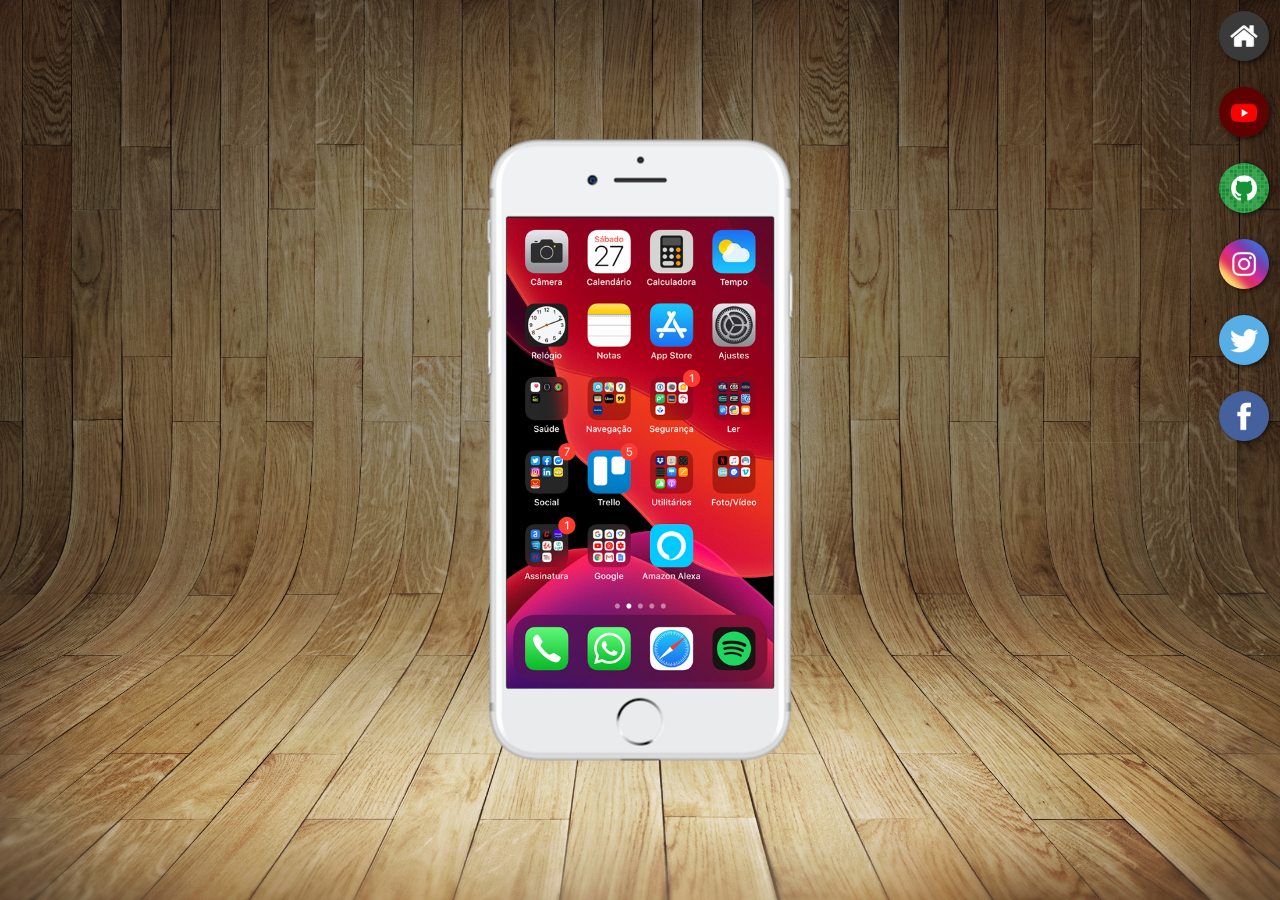
<file: index.html>
<!DOCTYPE html>
<html lang="pt-br">
<head>
    <meta charset="UTF-8">
    <meta name="viewport" content="width=device-width, initial-scale=1.0">
    <link rel="shortcut icon" href="favicon.ico" type="image/x-icon">
    <link rel="stylesheet" href="estilos/style.css">
    <title>Redes Sociais</title>
    
</head>
<body>
    <main>
        <section id="telefone">
            <iframe src="home.html" name="tela" id="tela" frameborder="0"></iframe>
        </section>
        <section id="redes-sociais">
            <a href="home.html" target="tela"> <img src="imagens/logo-home.jpg" alt=""></a><br>
            <a href="youtube.html" target="tela"> <img src="imagens/logo-youtube.jpg" alt=""></a><br>
            <a href="github.html" target="tela"> <img src="imagens/logo-github.jpg" alt=""></a><br>
            <a href="instagram.html" target="tela"> <img src="imagens/logo-instagram.jpg" alt=""></a><br>
            <a href="twitter.html" target="tela"> <img src="imagens/logo-twitter.jpg" alt=""></a><br>
            <a href="facebook.html" target="tela"> <img src="imagens/logo-facebook.jpg" alt=""></a>
        </section>
    </main>
</body>
</html>
</file>
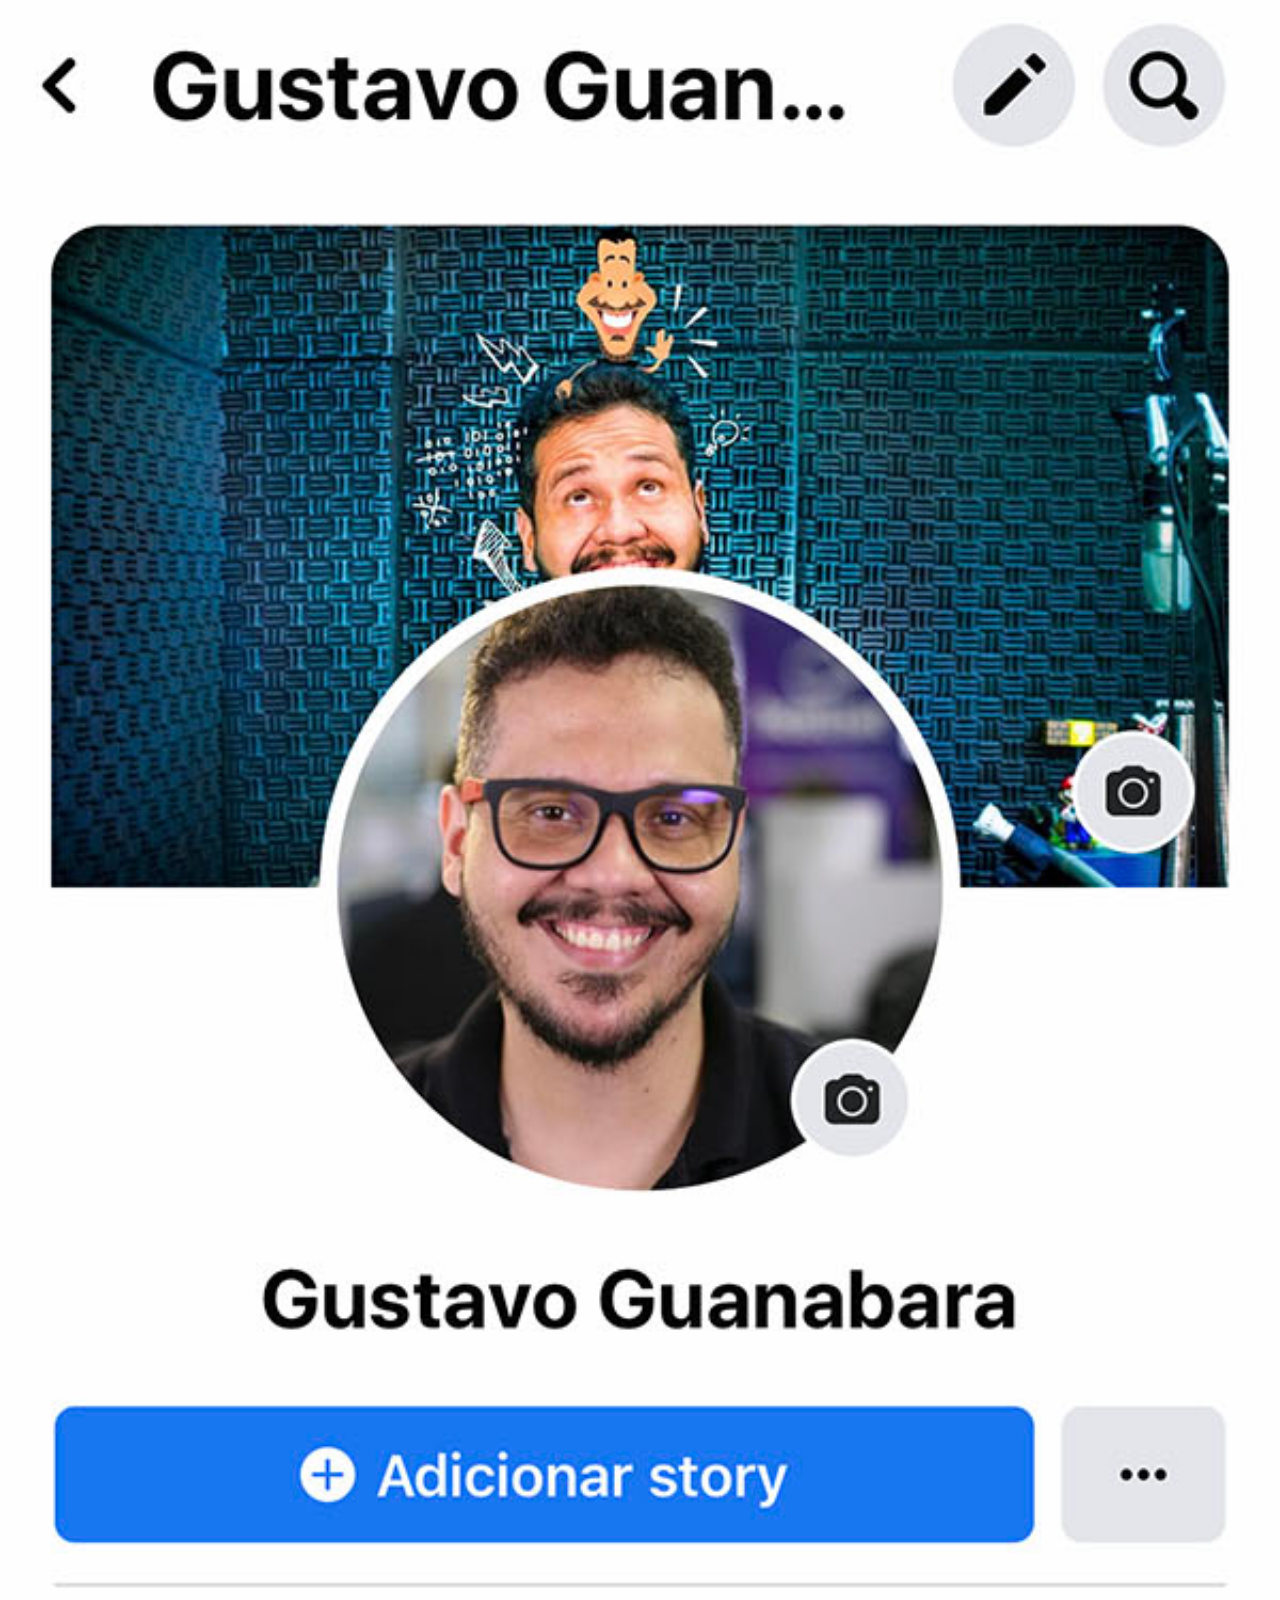
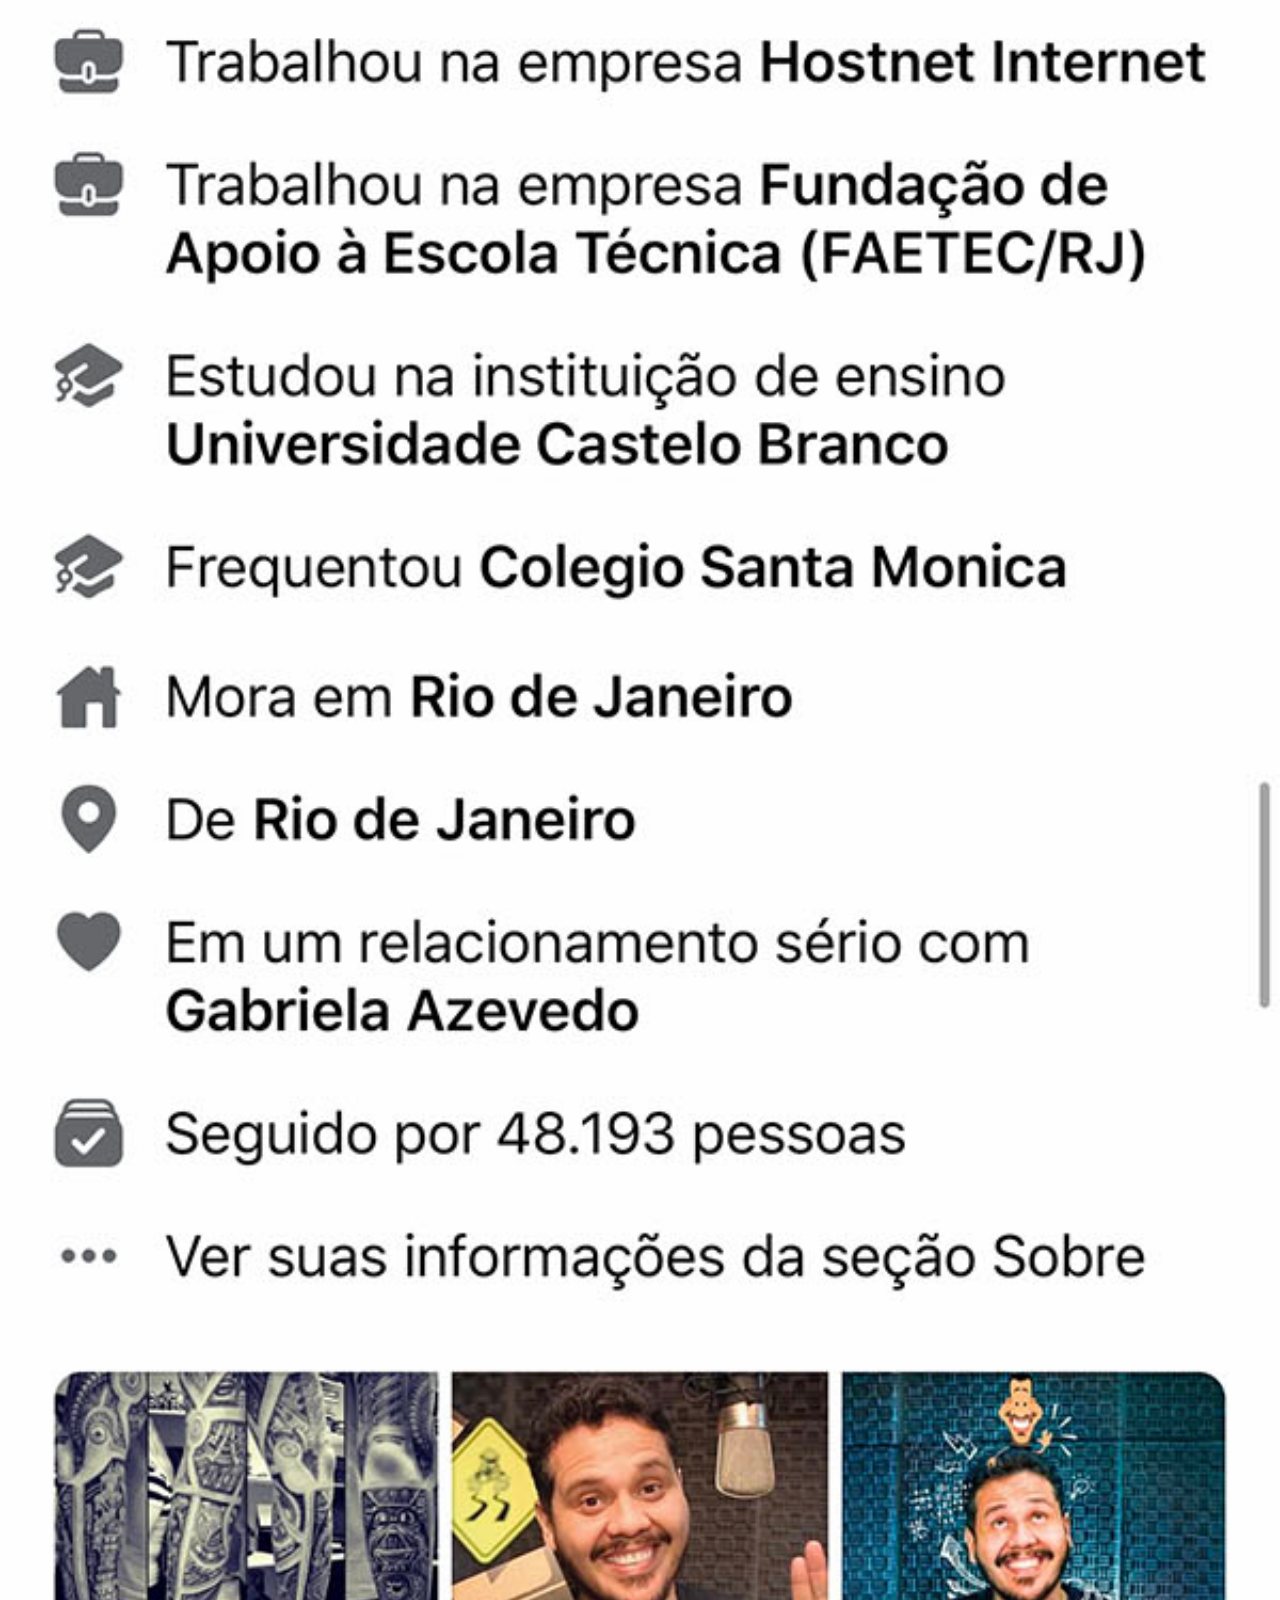
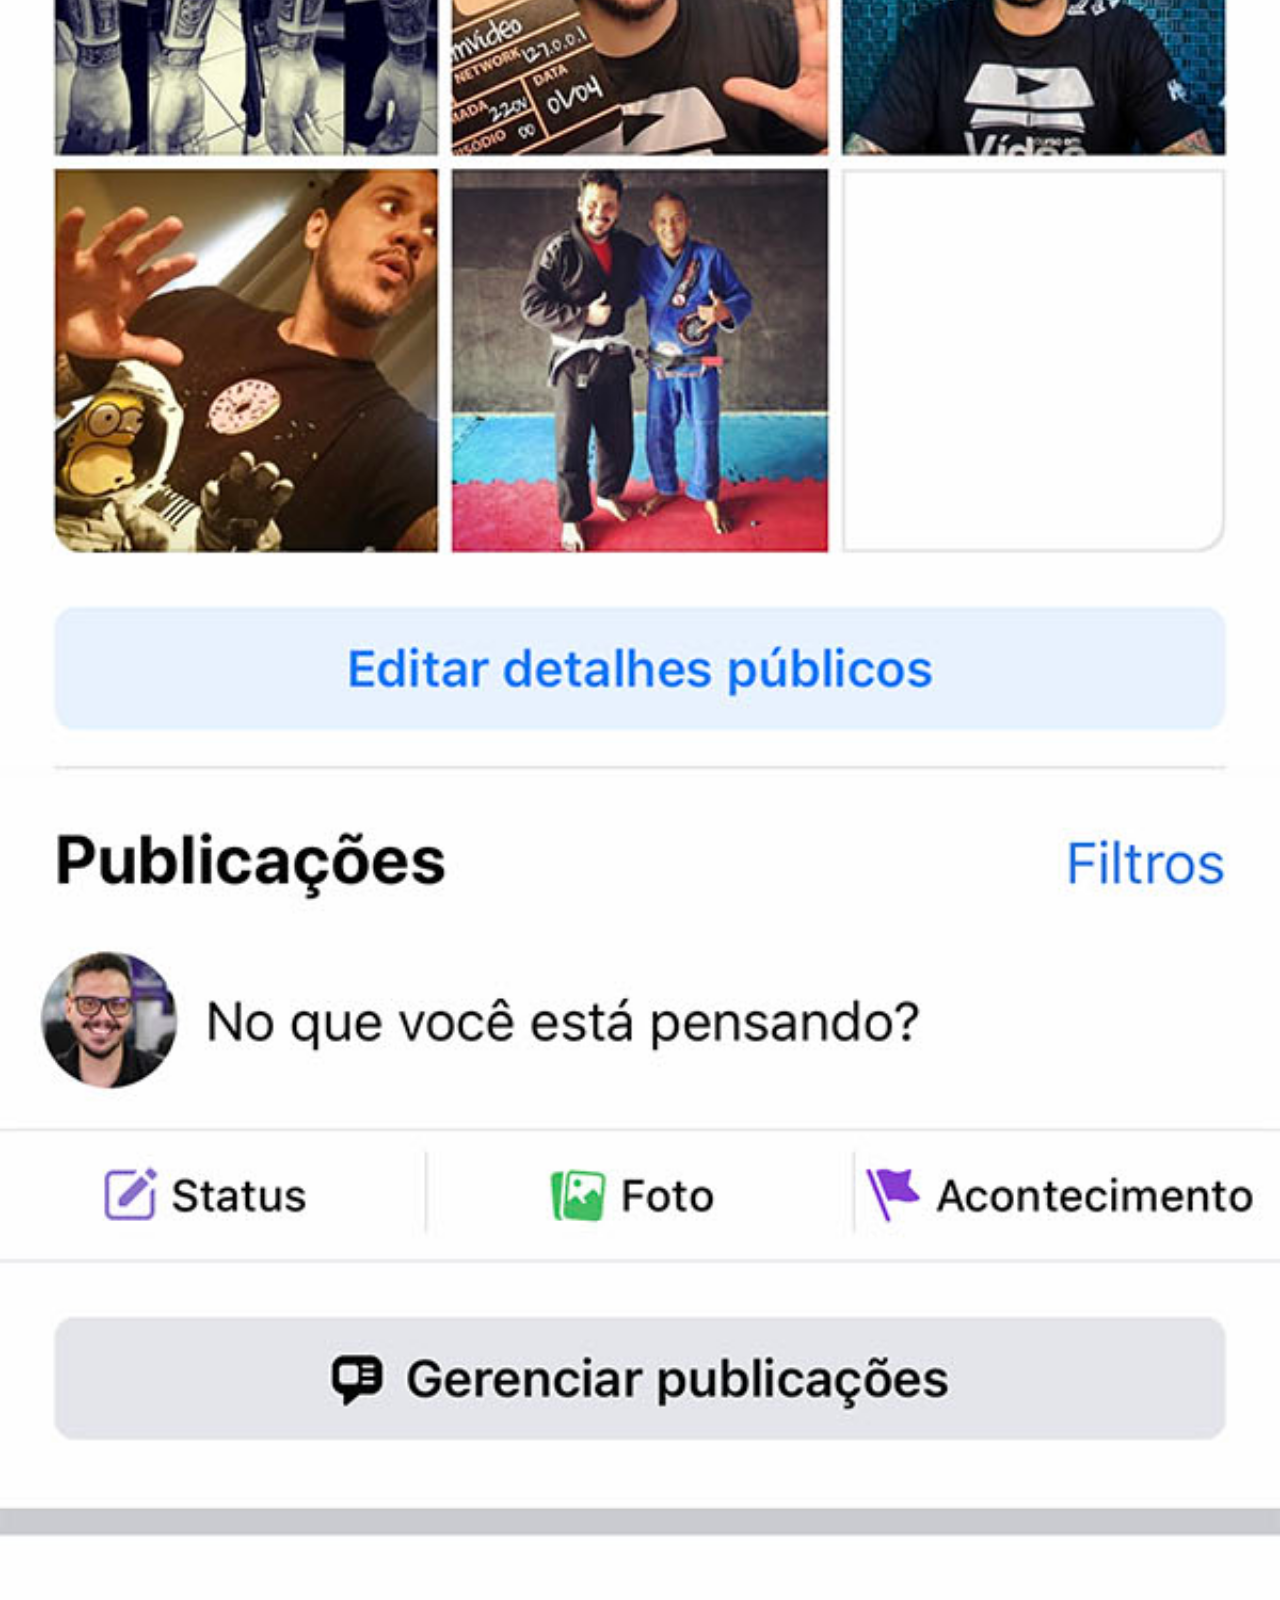
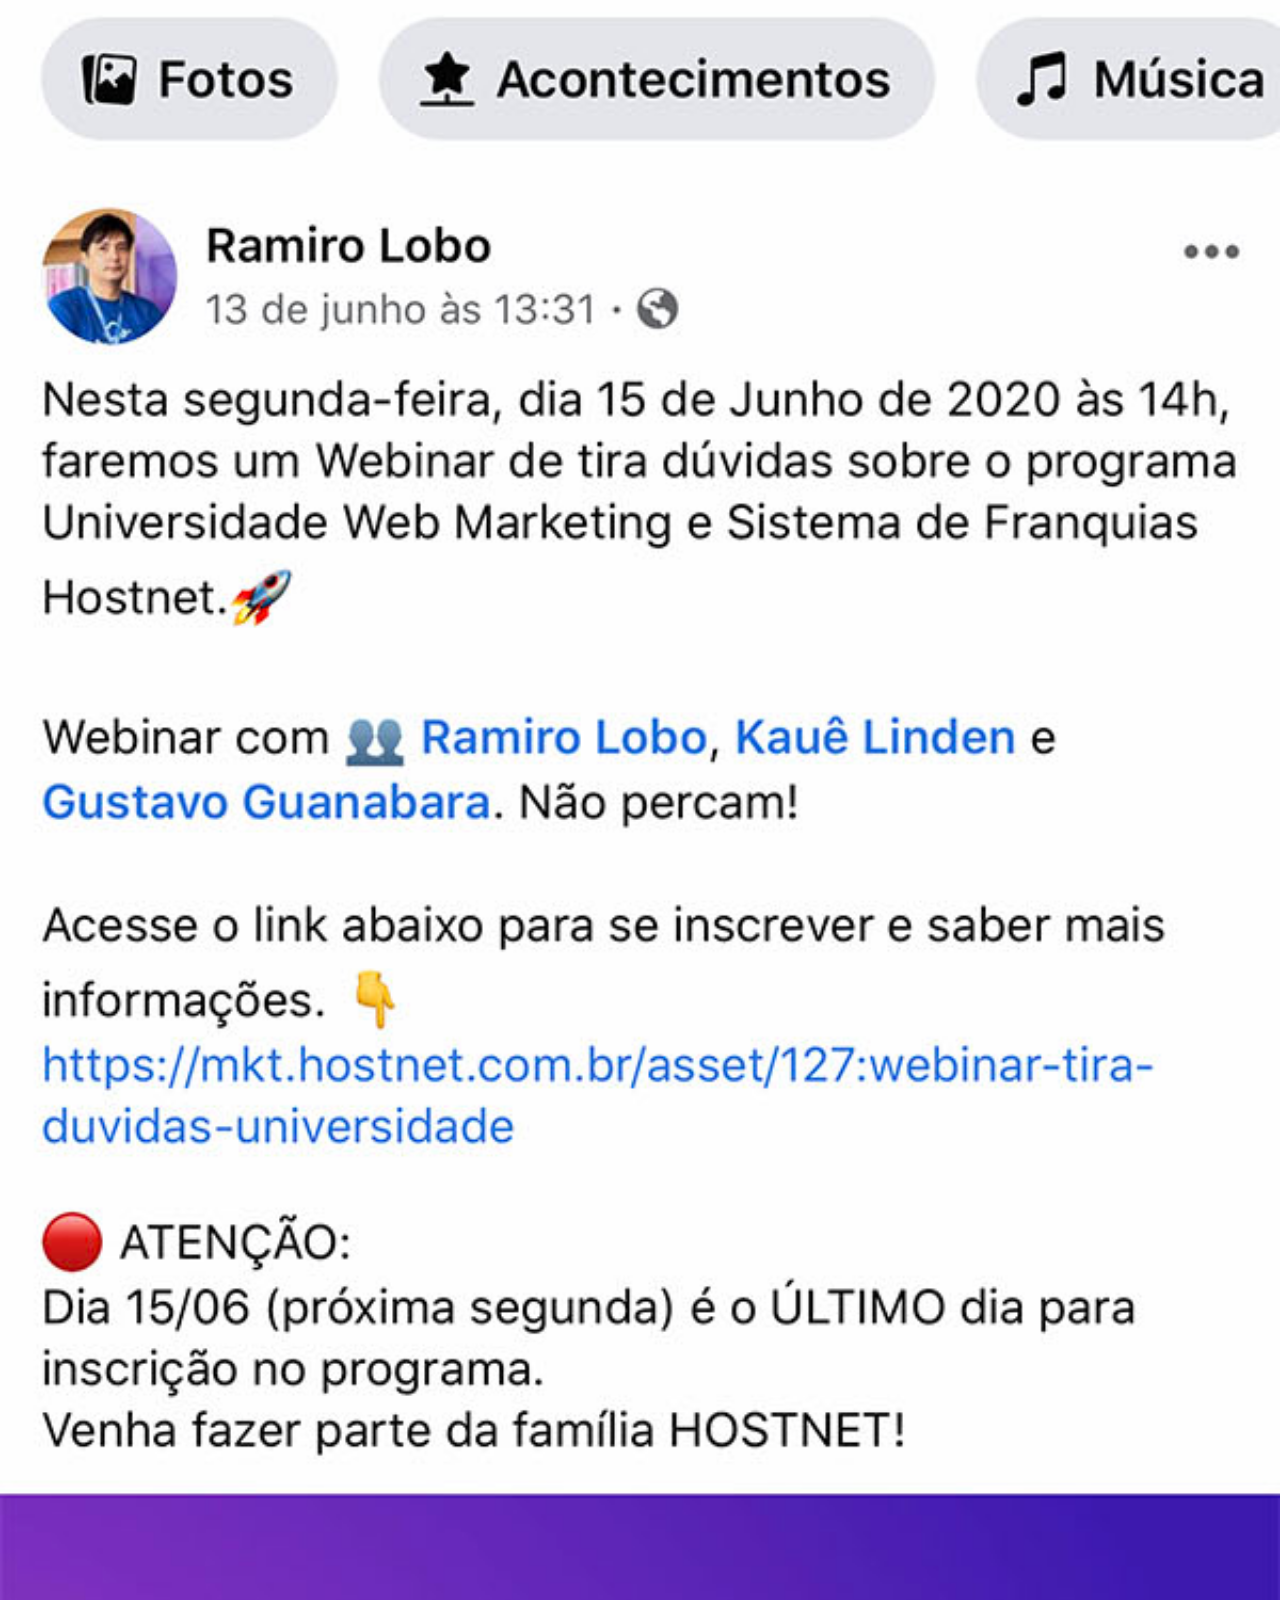
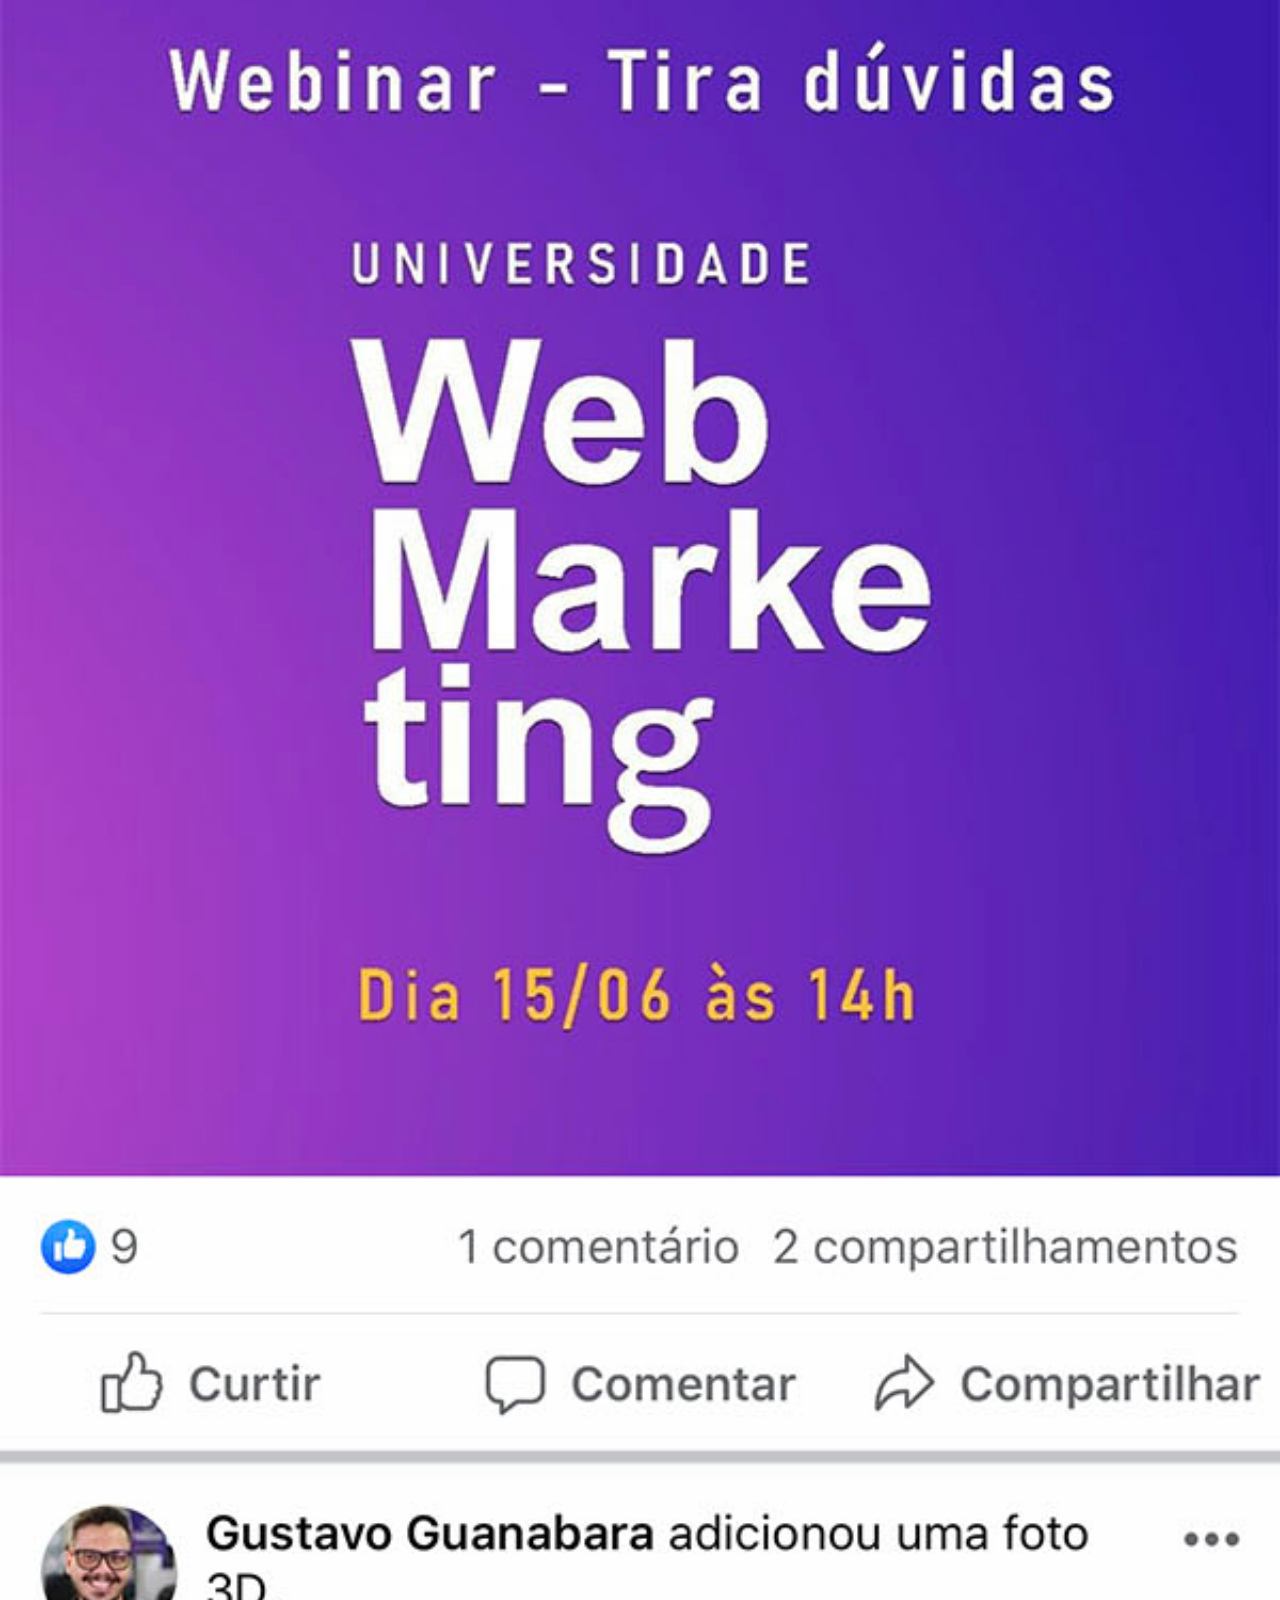
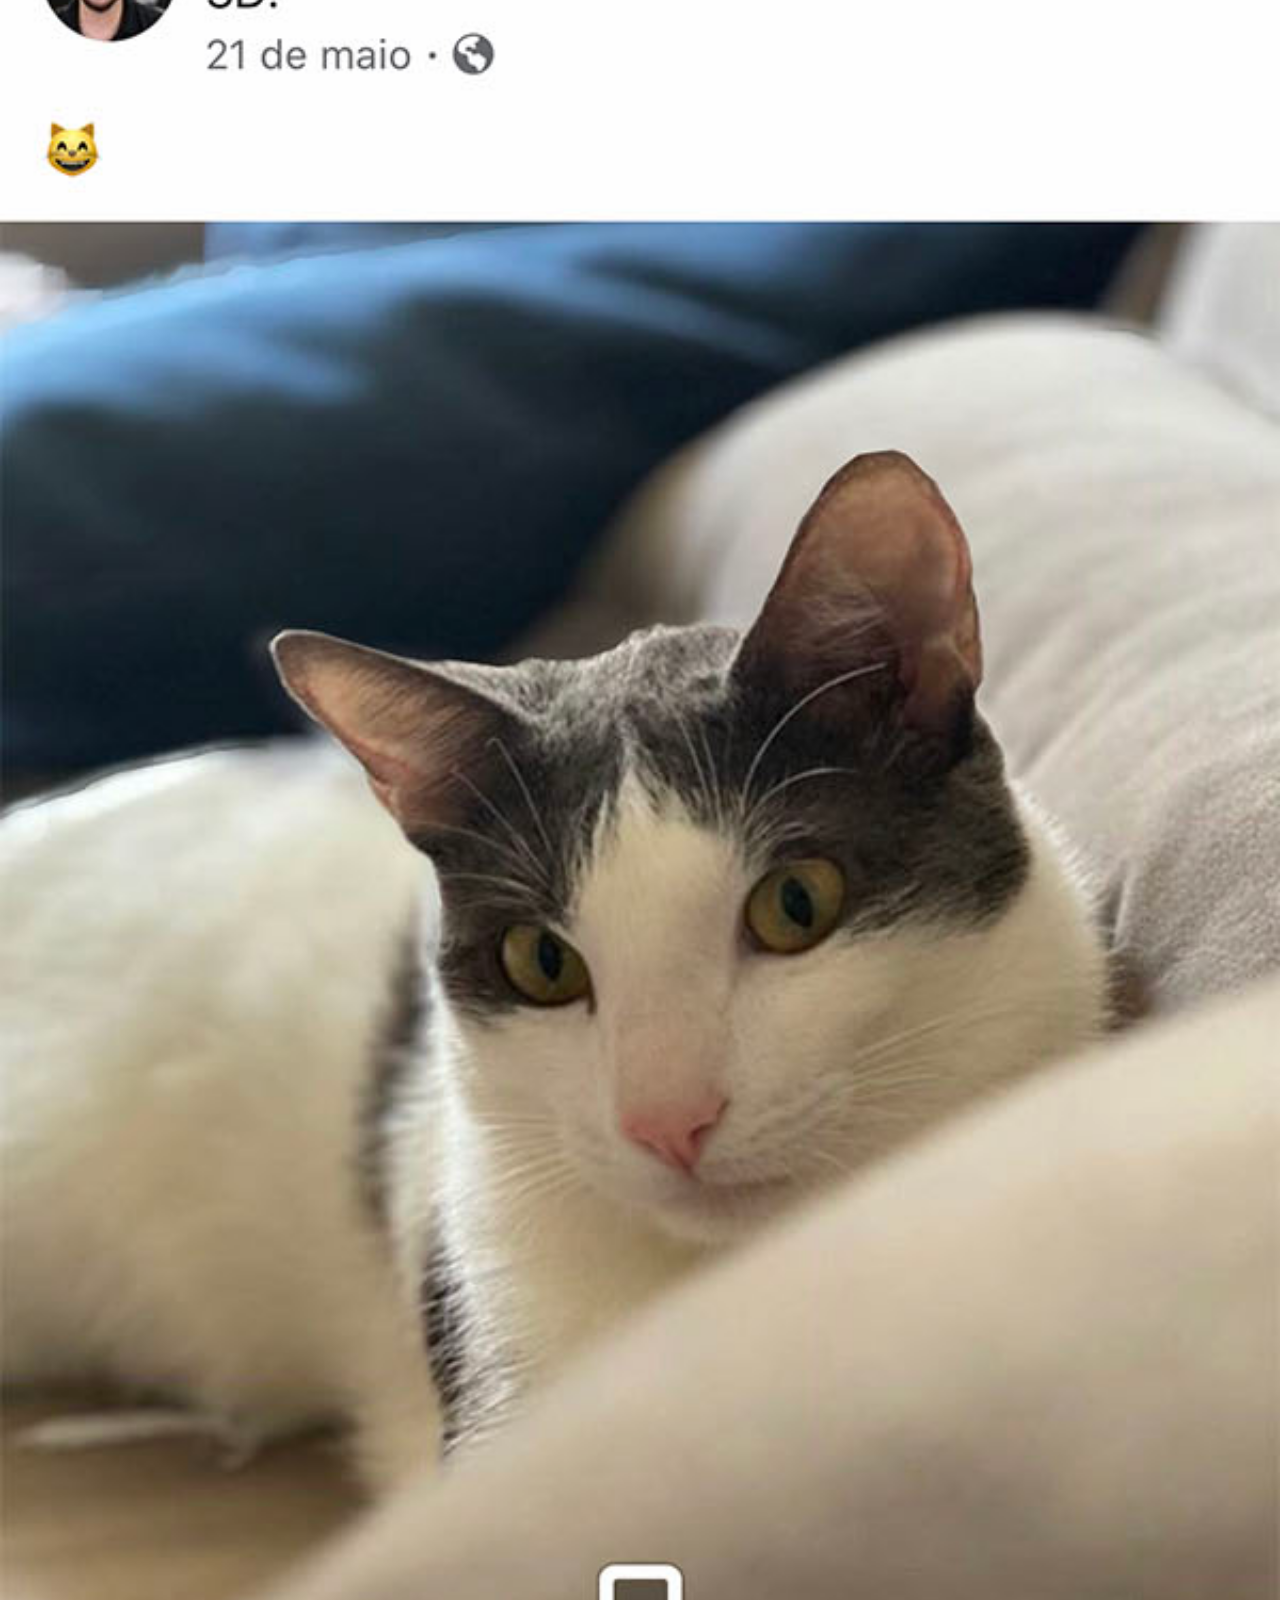
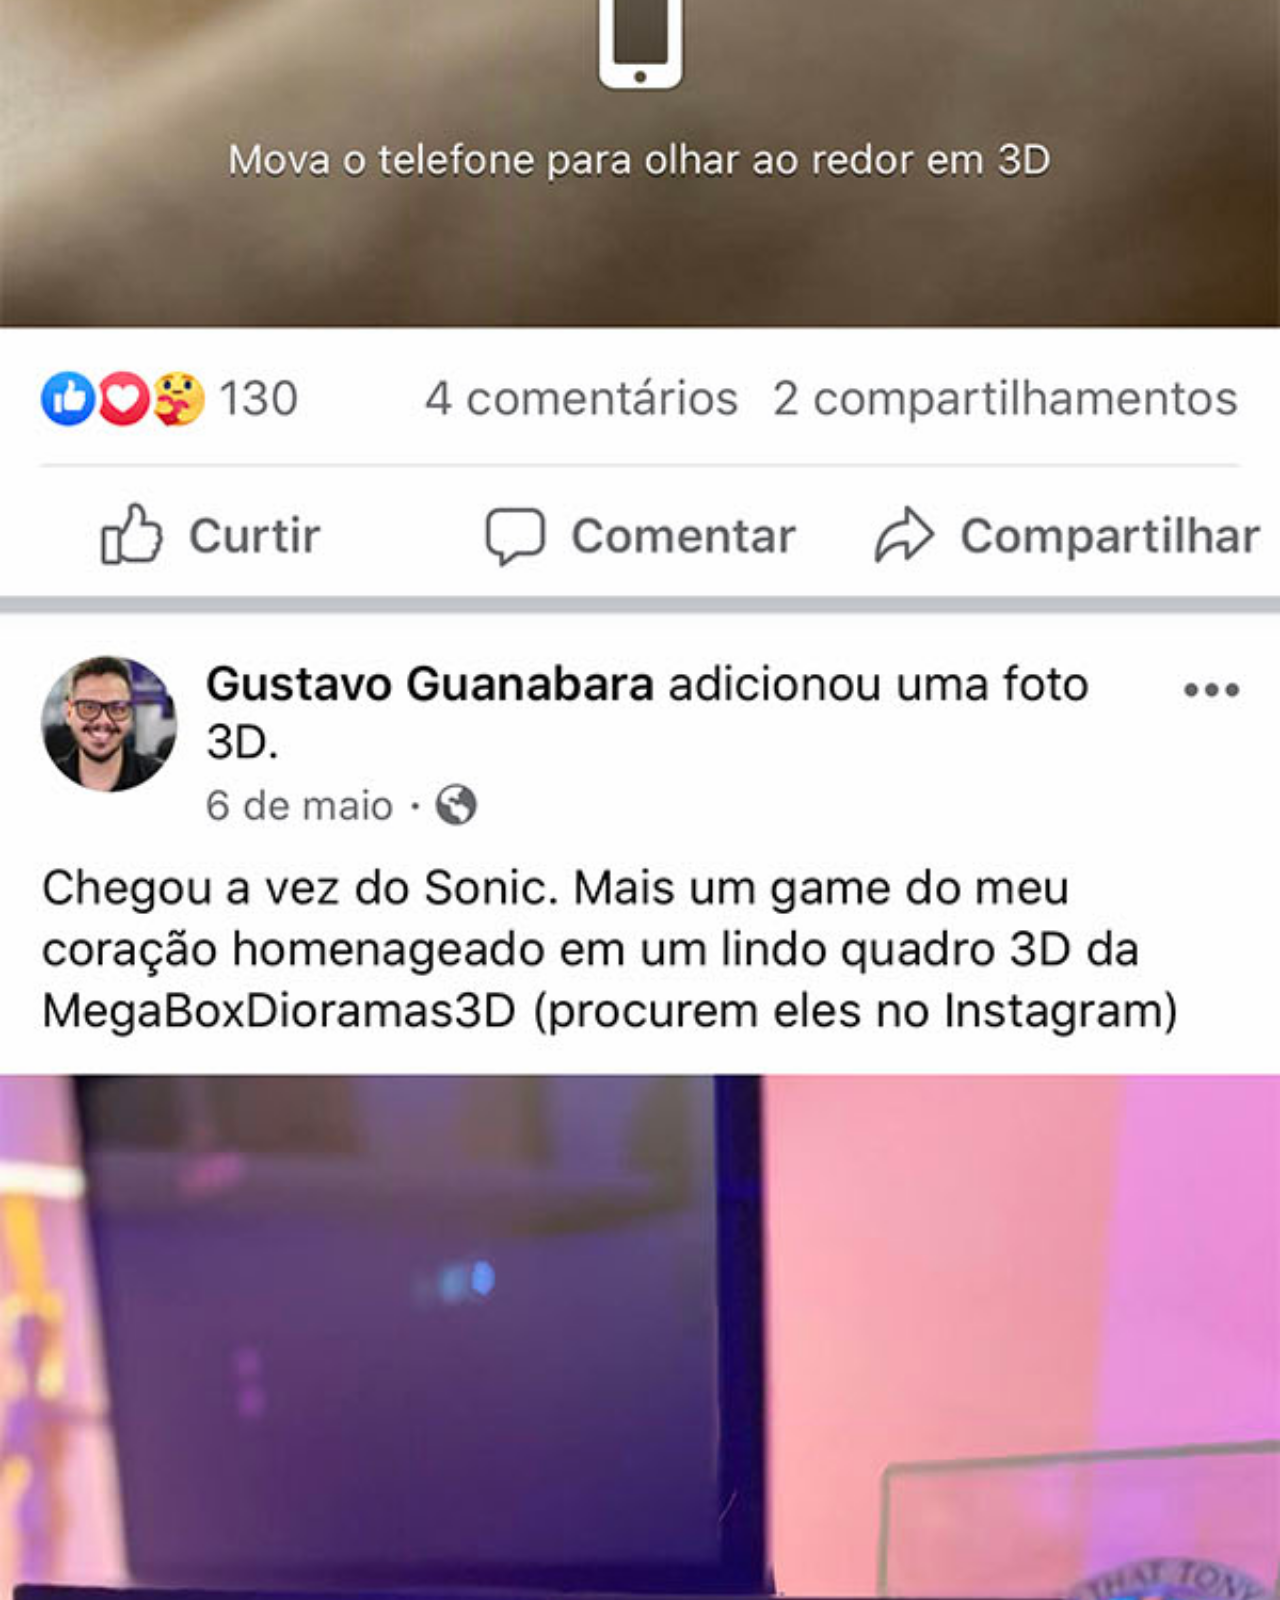
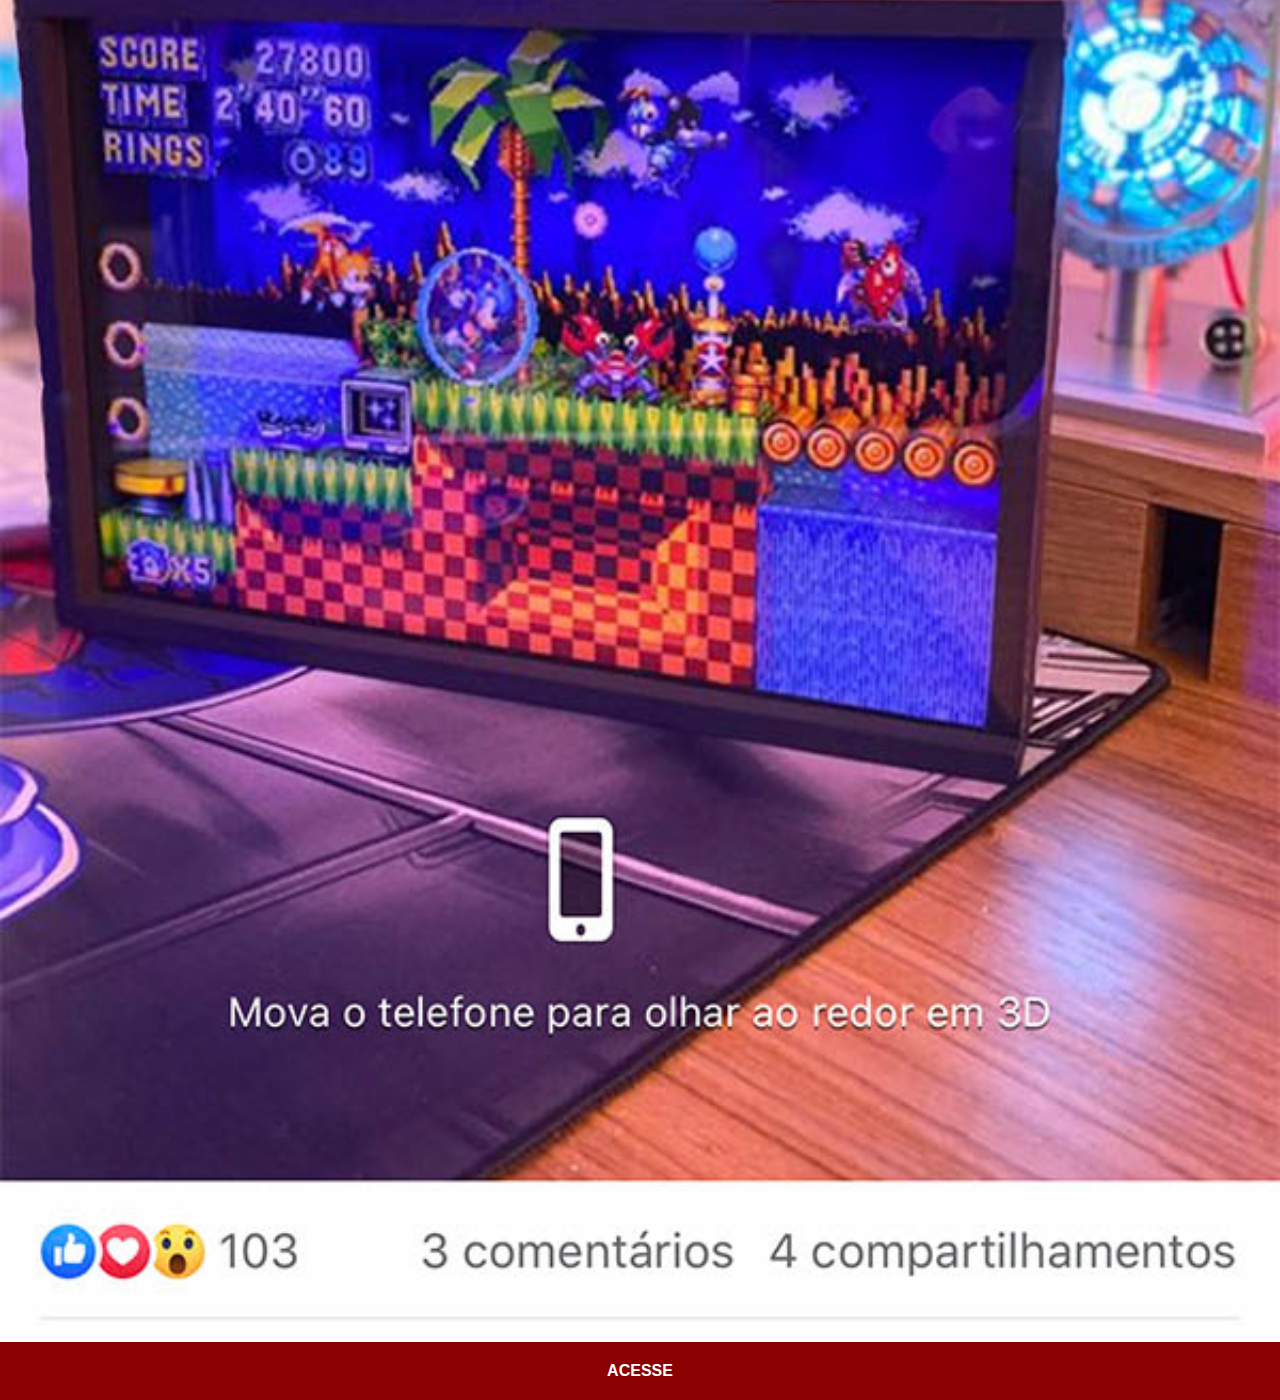
<file: facebook.html>
<!DOCTYPE html>
<html lang="pt-br">
<head>
    <meta charset="UTF-8">
    <meta name="viewport" content="width=device-width, initial-scale=1.0">
    <title>Facebook</title>
    <link rel="stylesheet" href="estilos/social.css">
</head>
<body>
    <img src="imagens/tela-facebook.jpg" alt="Facebook">
    <a href="https://www.facebook.com/gustavoguanabara/?locale=pt_BR" target="_blank">ACESSE</a>
</body>
</html>
</file>
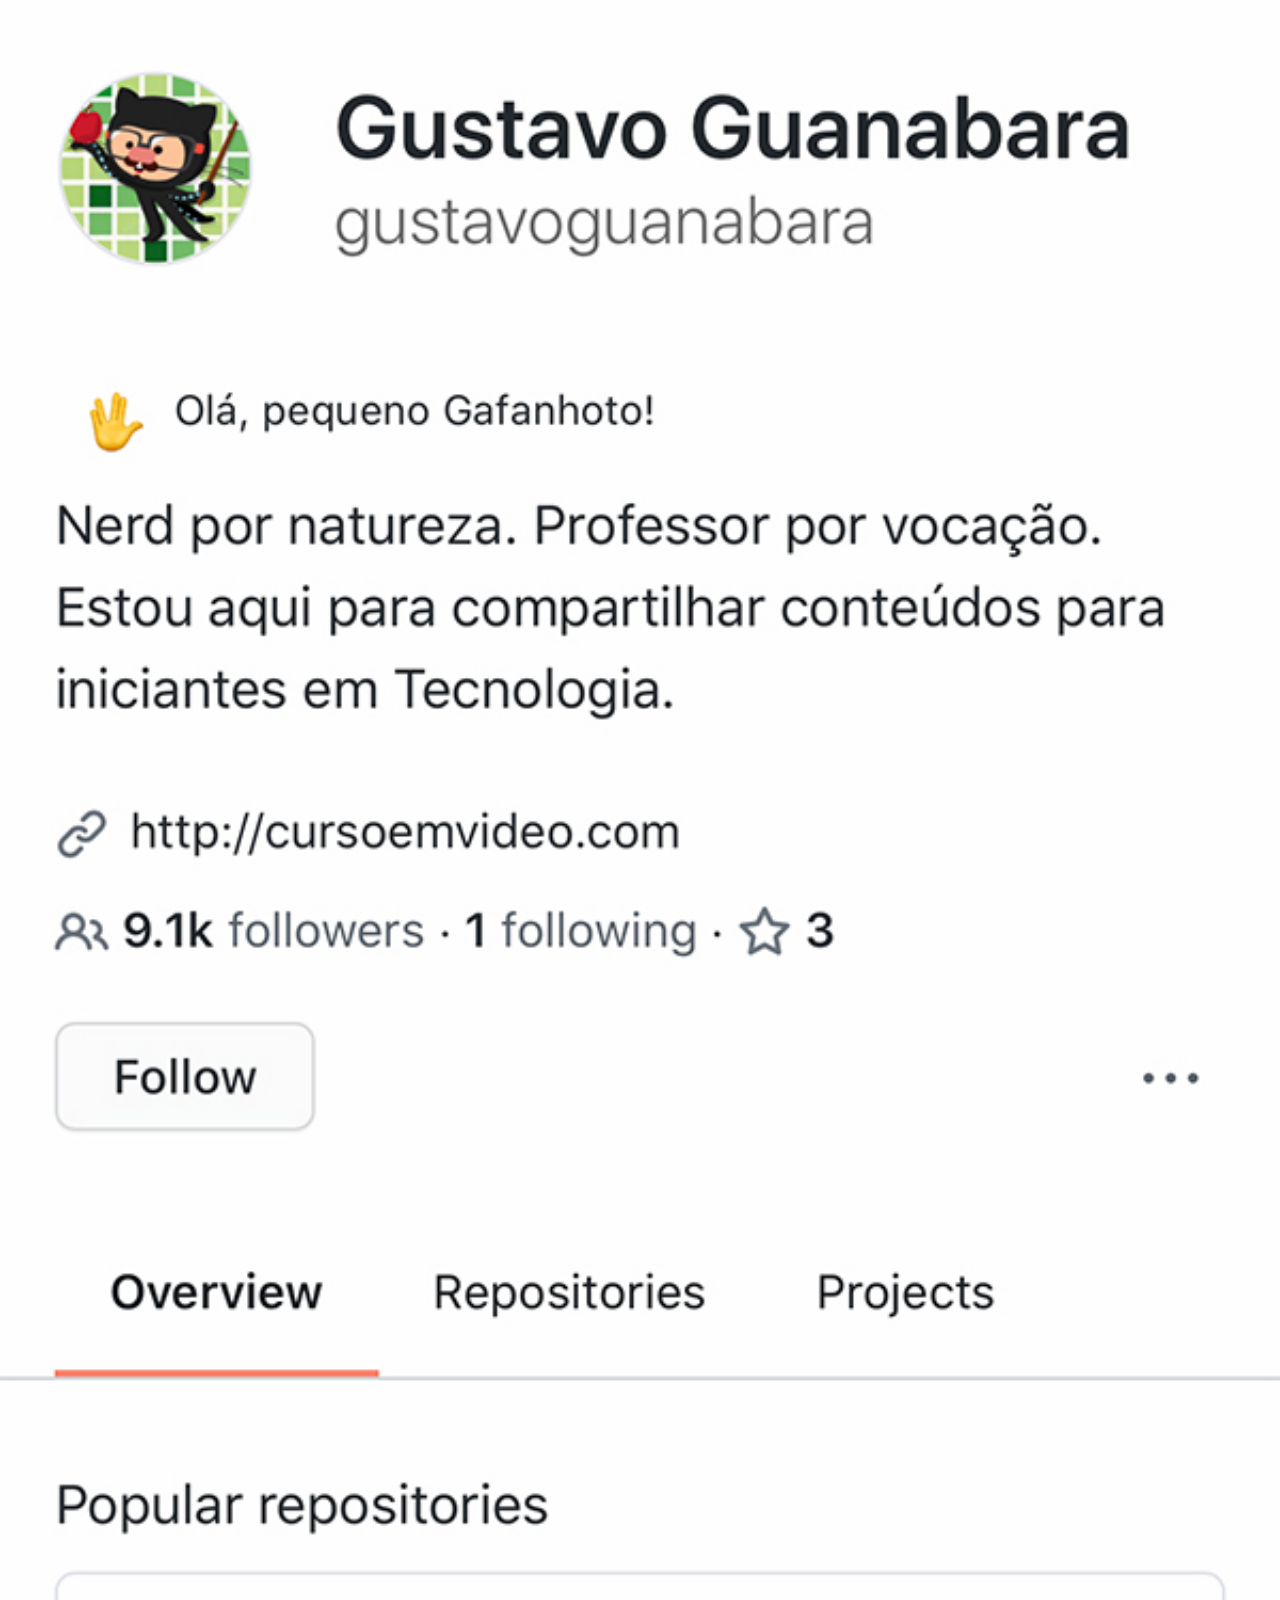
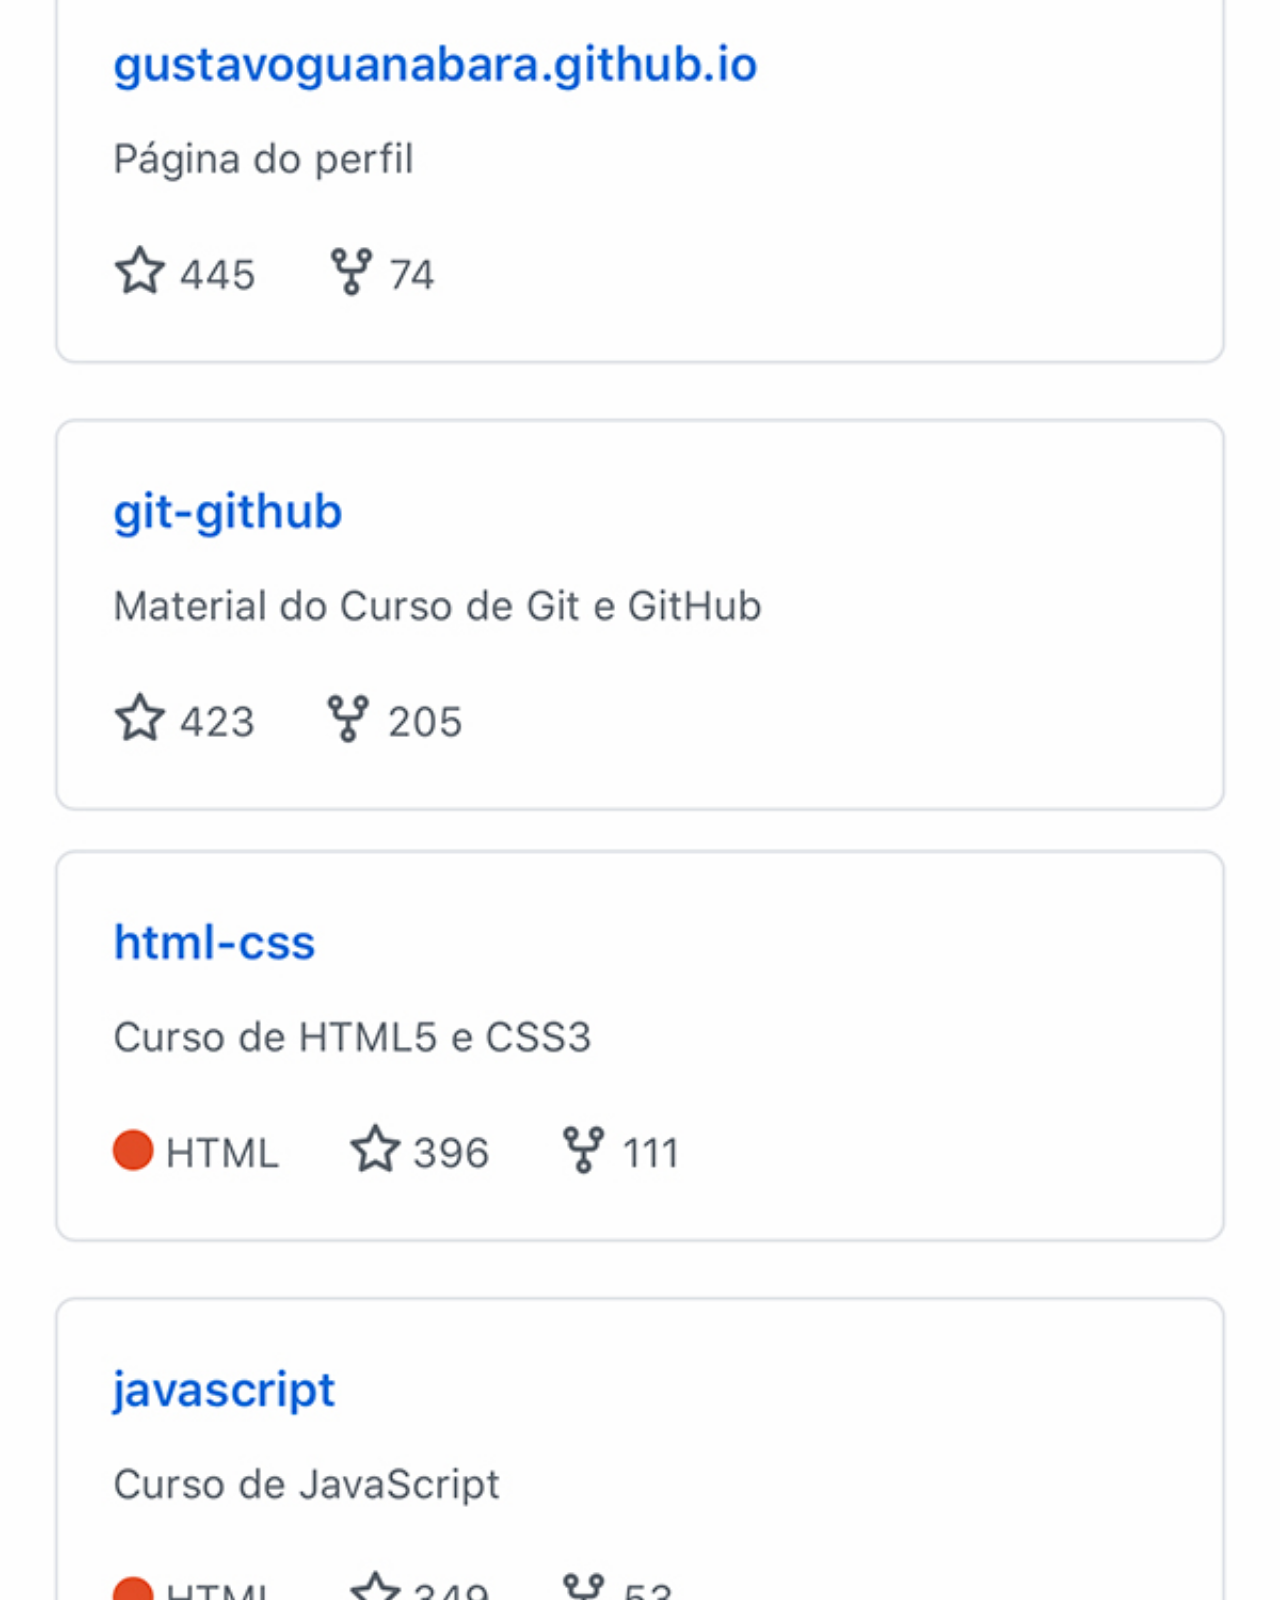
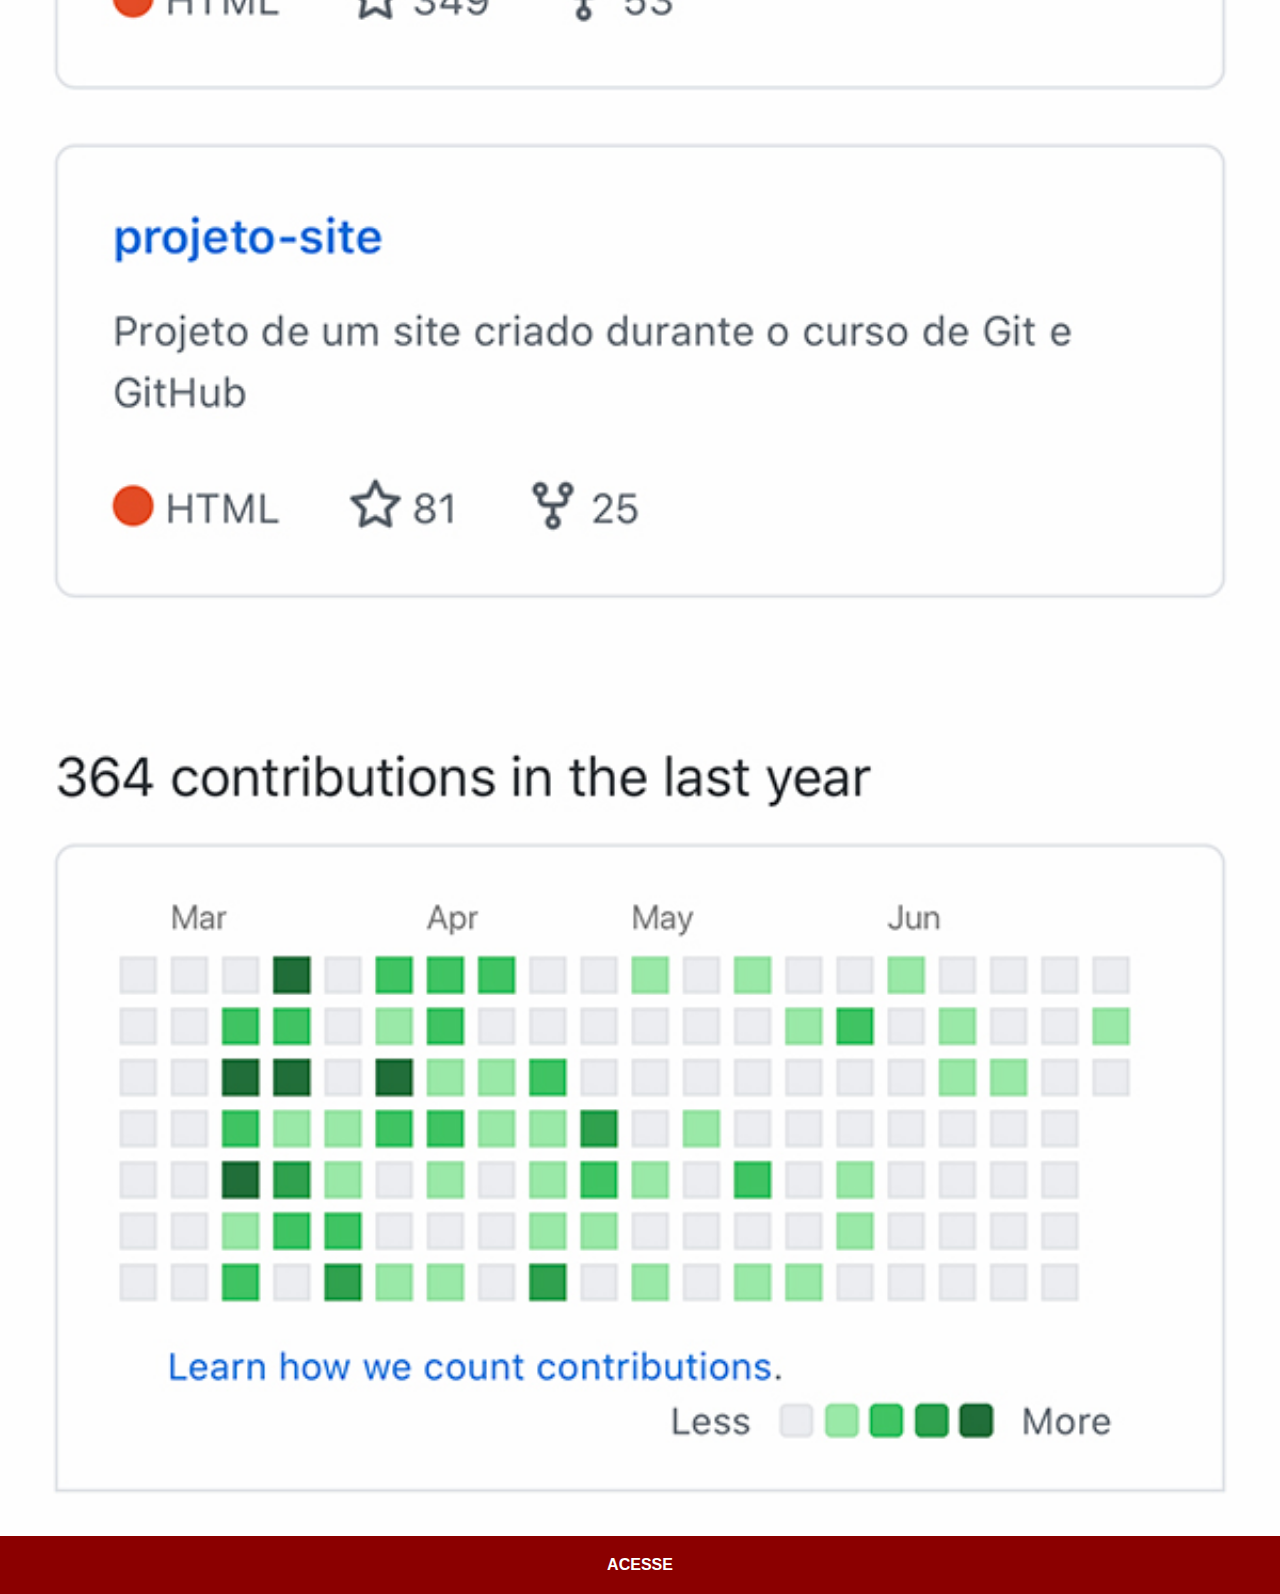
<file: github.html>
<!DOCTYPE html>
<html lang="pt-br">
<head>
    <meta charset="UTF-8">
    <meta name="viewport" content="width=device-width, initial-scale=1.0">
    <title>GitHub</title>
    <link rel="stylesheet" href="estilos/social.css">
</head>
<body>
    <img src="imagens/tela-github.jpg" alt="GitHub">
    <a href="https://github.com/gustavoguanabara" target="_blank">ACESSE</a>
</body>
</html>
</file>
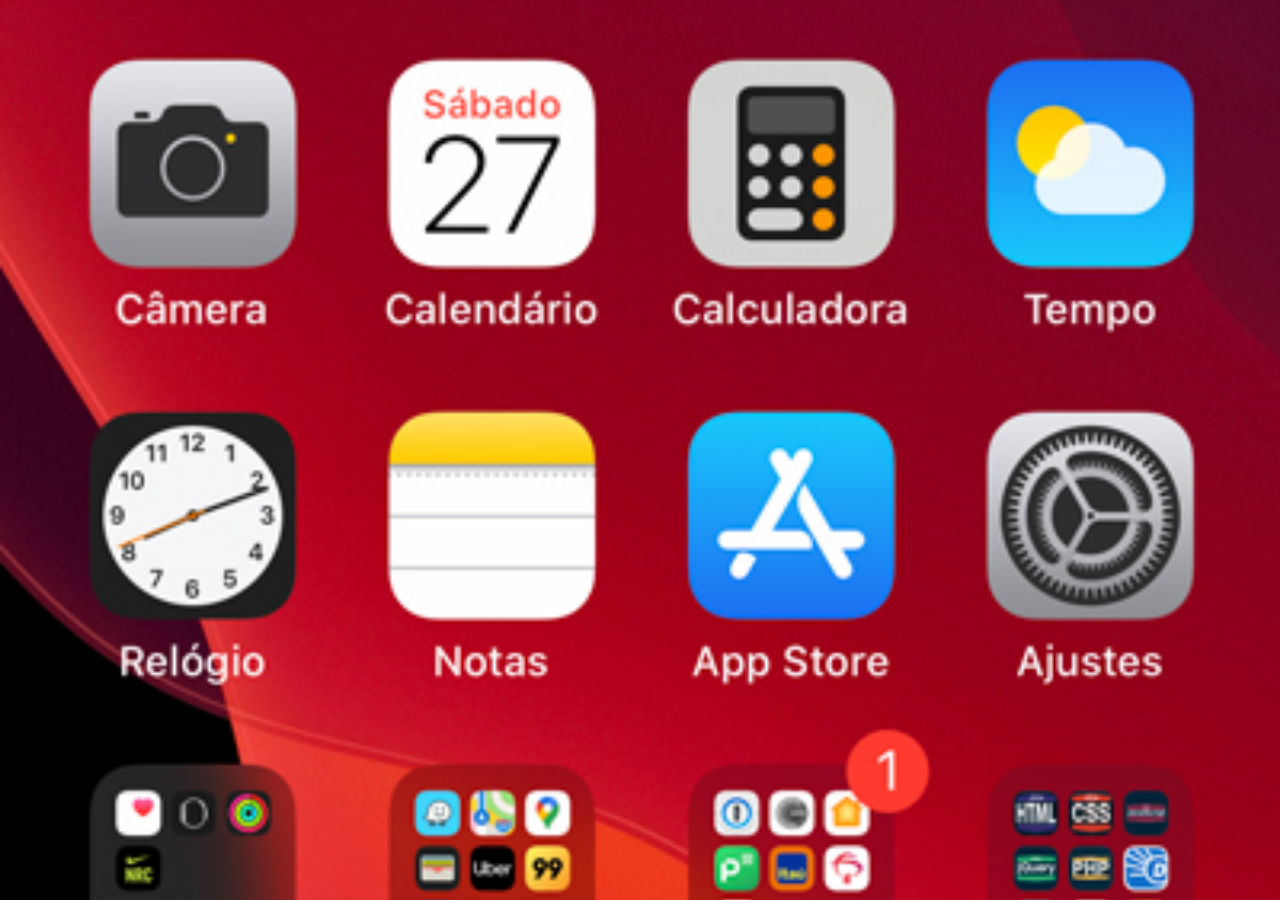
<file: home.html>
<!DOCTYPE html>
<html lang="pt-br">
<head>
    <meta charset="UTF-8">
    <meta name="viewport" content="width=device-width, initial-scale=1.0">
    <title>Home</title>
    <style>
        *{
            margin: 0px;
            padding: 0px;
        }
        body{
            width: 100vw;
            height: 100vh;
            background: black url('imagens/tela-home.jpg')no-repeat top center;
            background-size: cover;
        }
    </style>
</head>
<body>
    
</body>
</html>
</file>
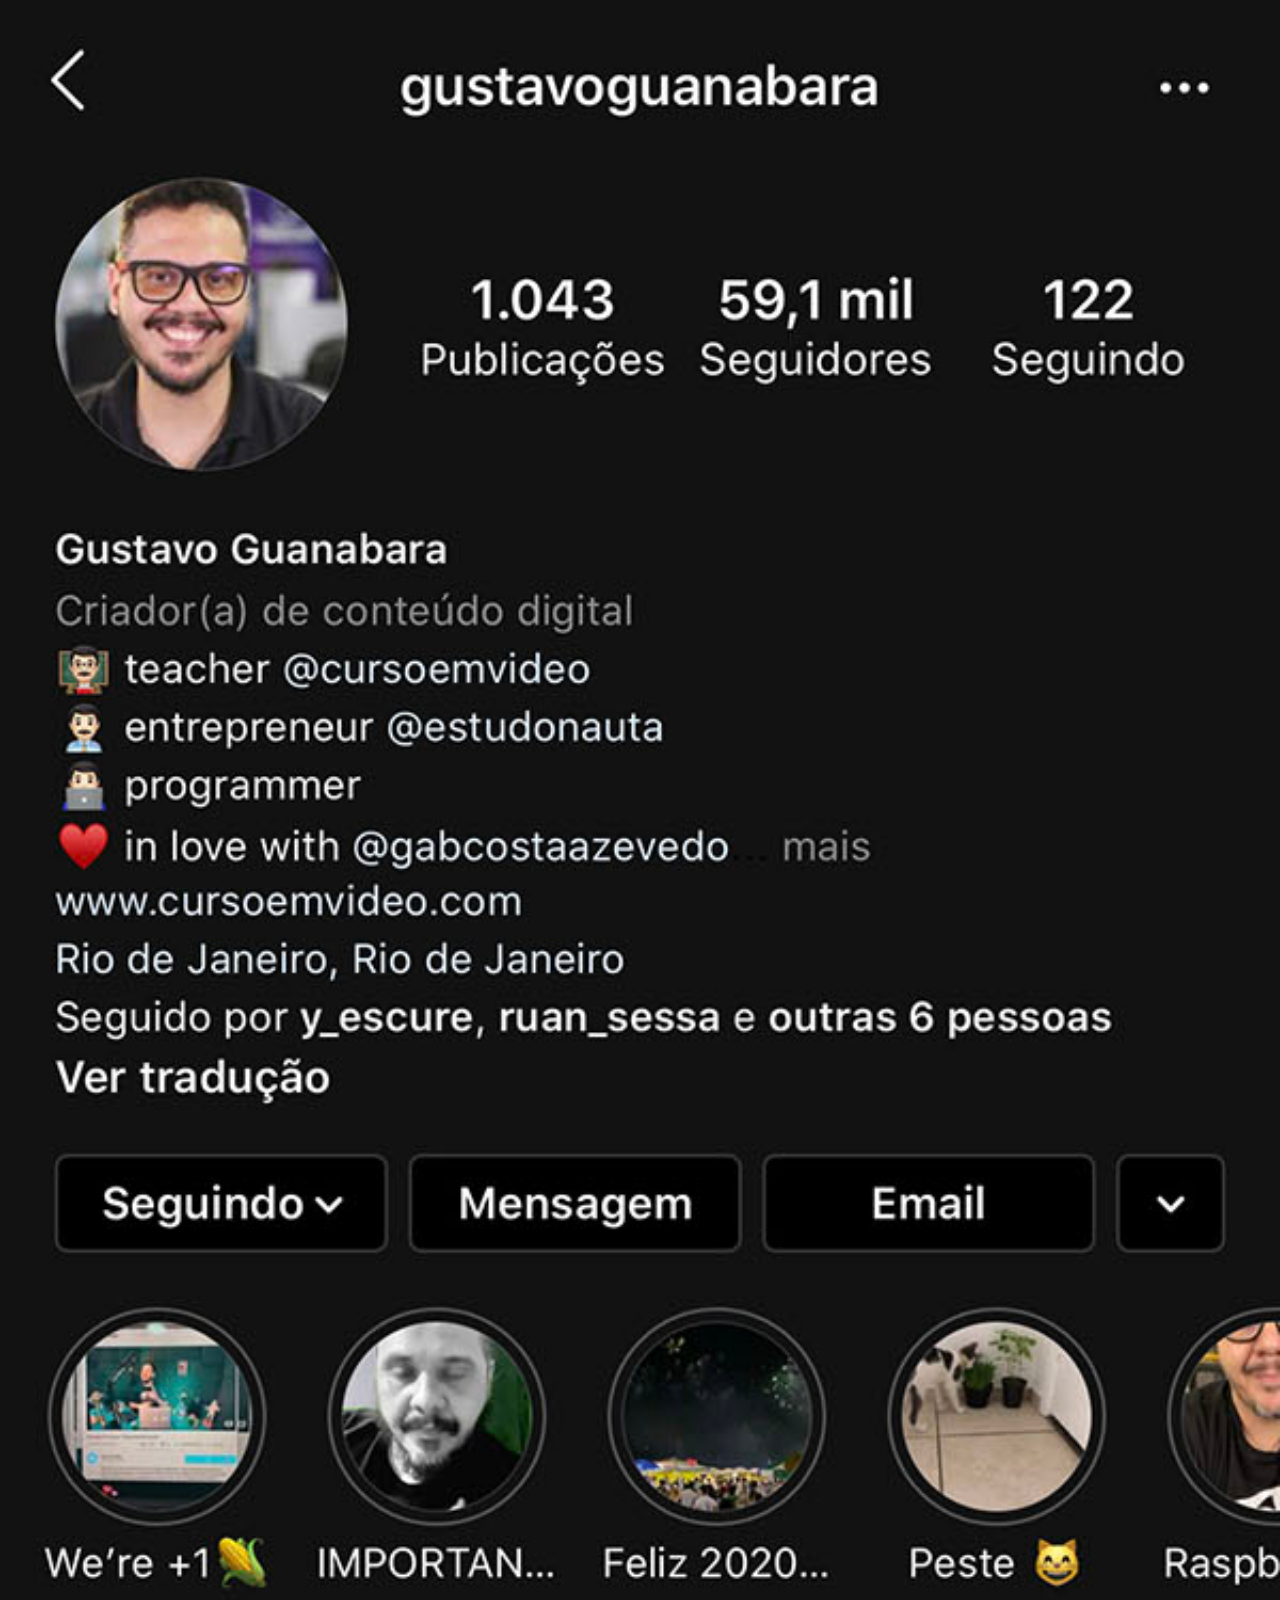
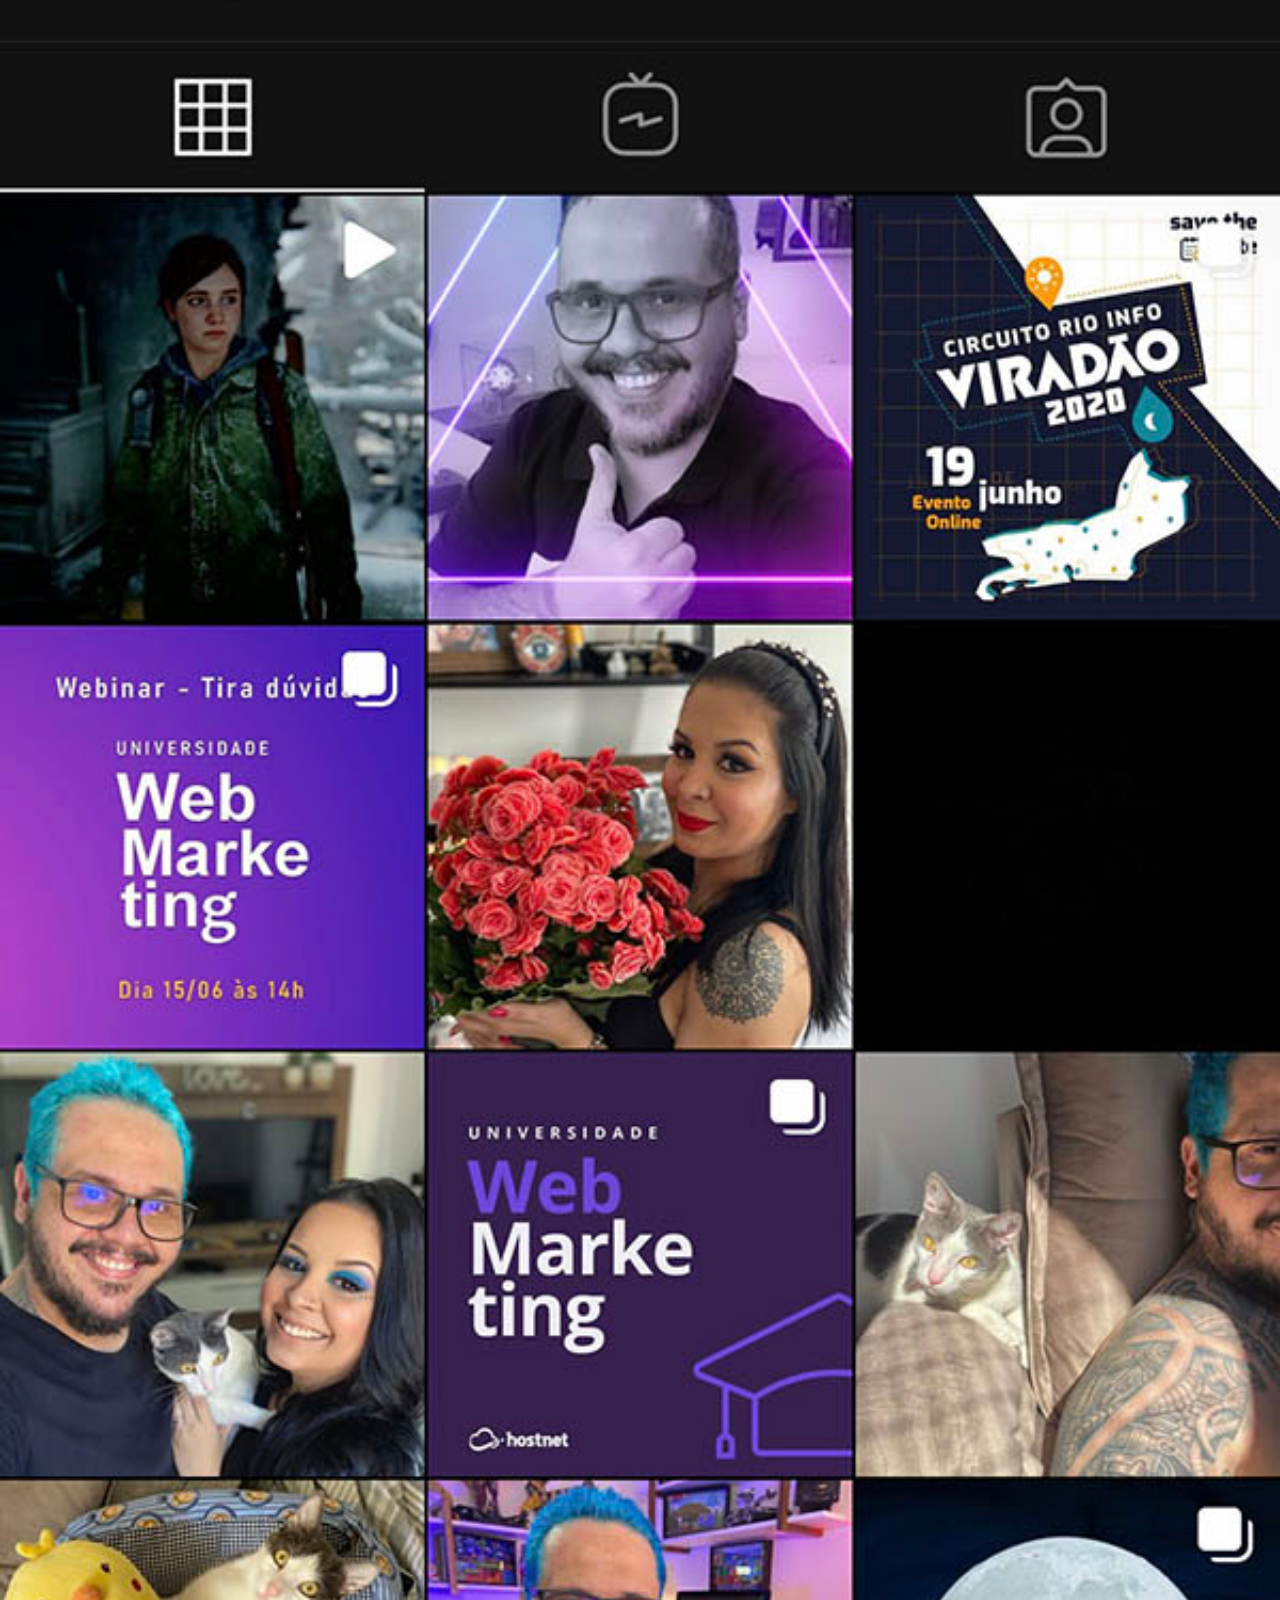
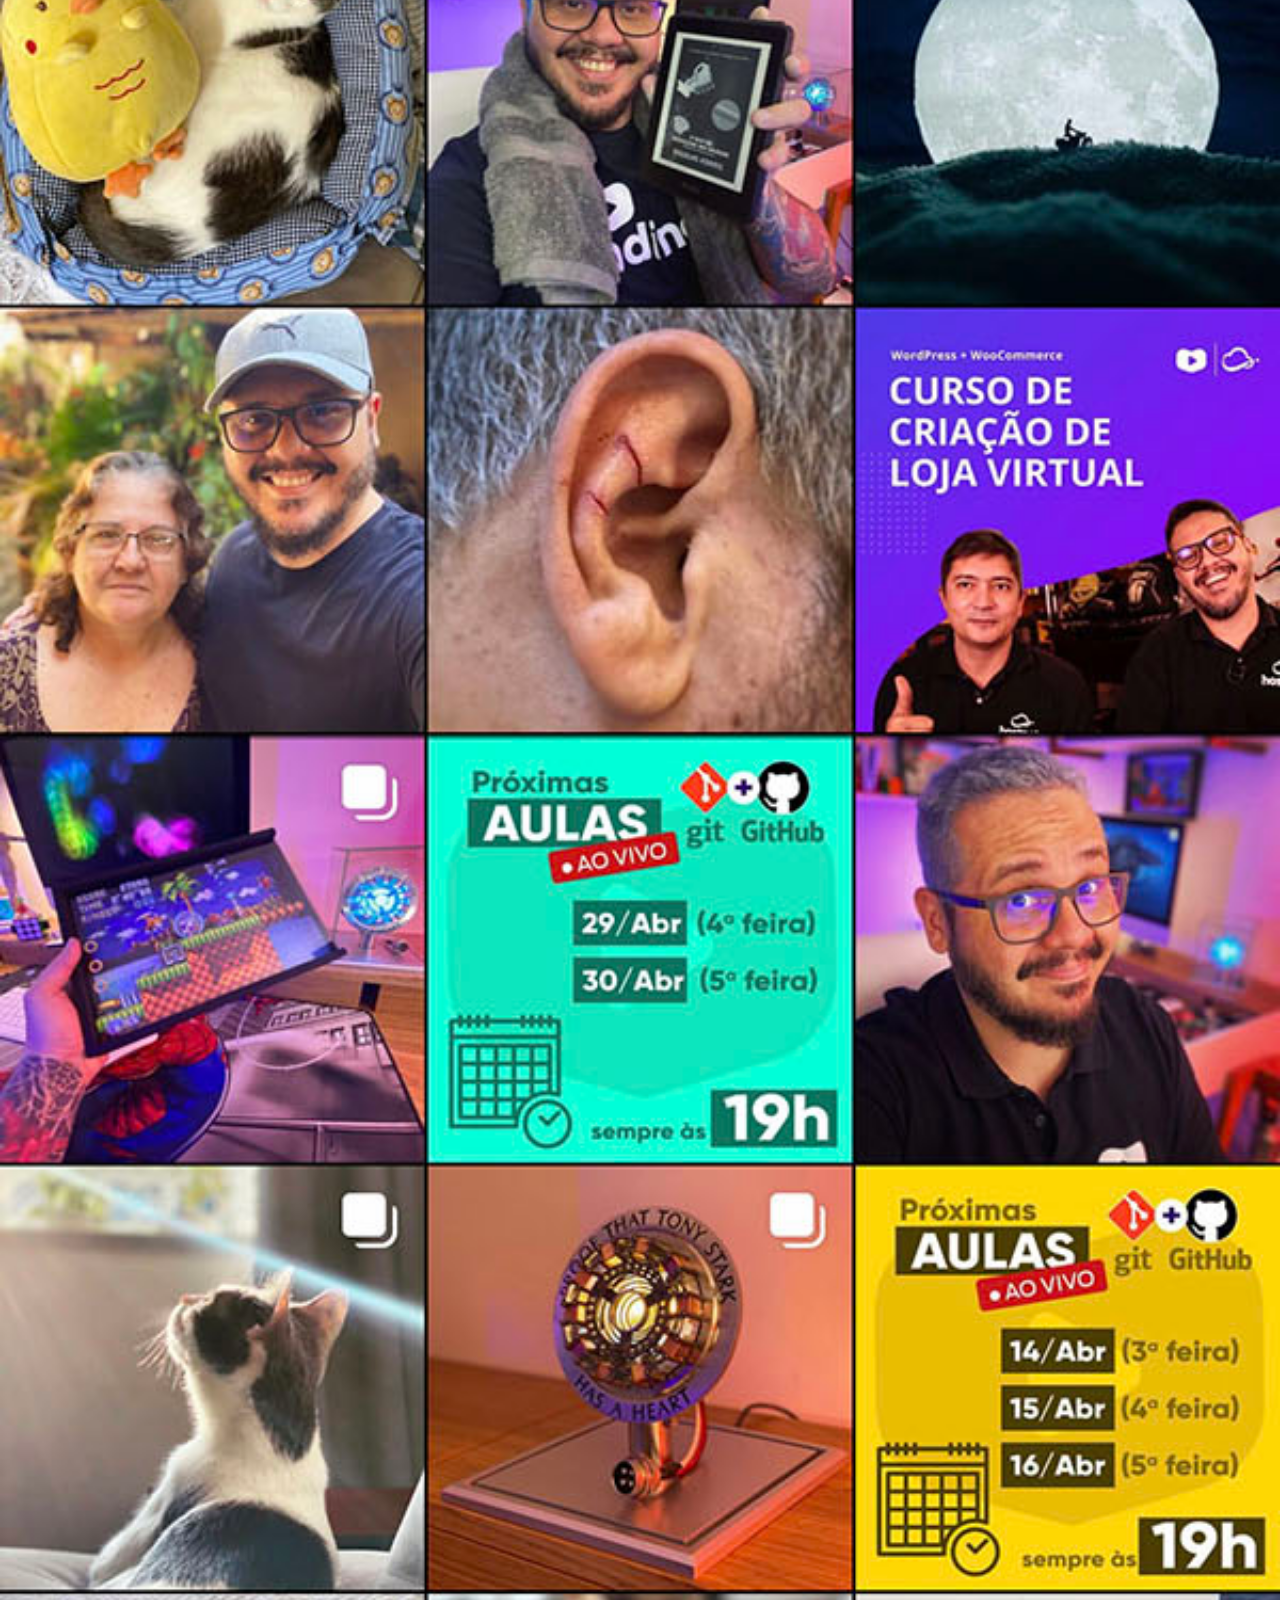
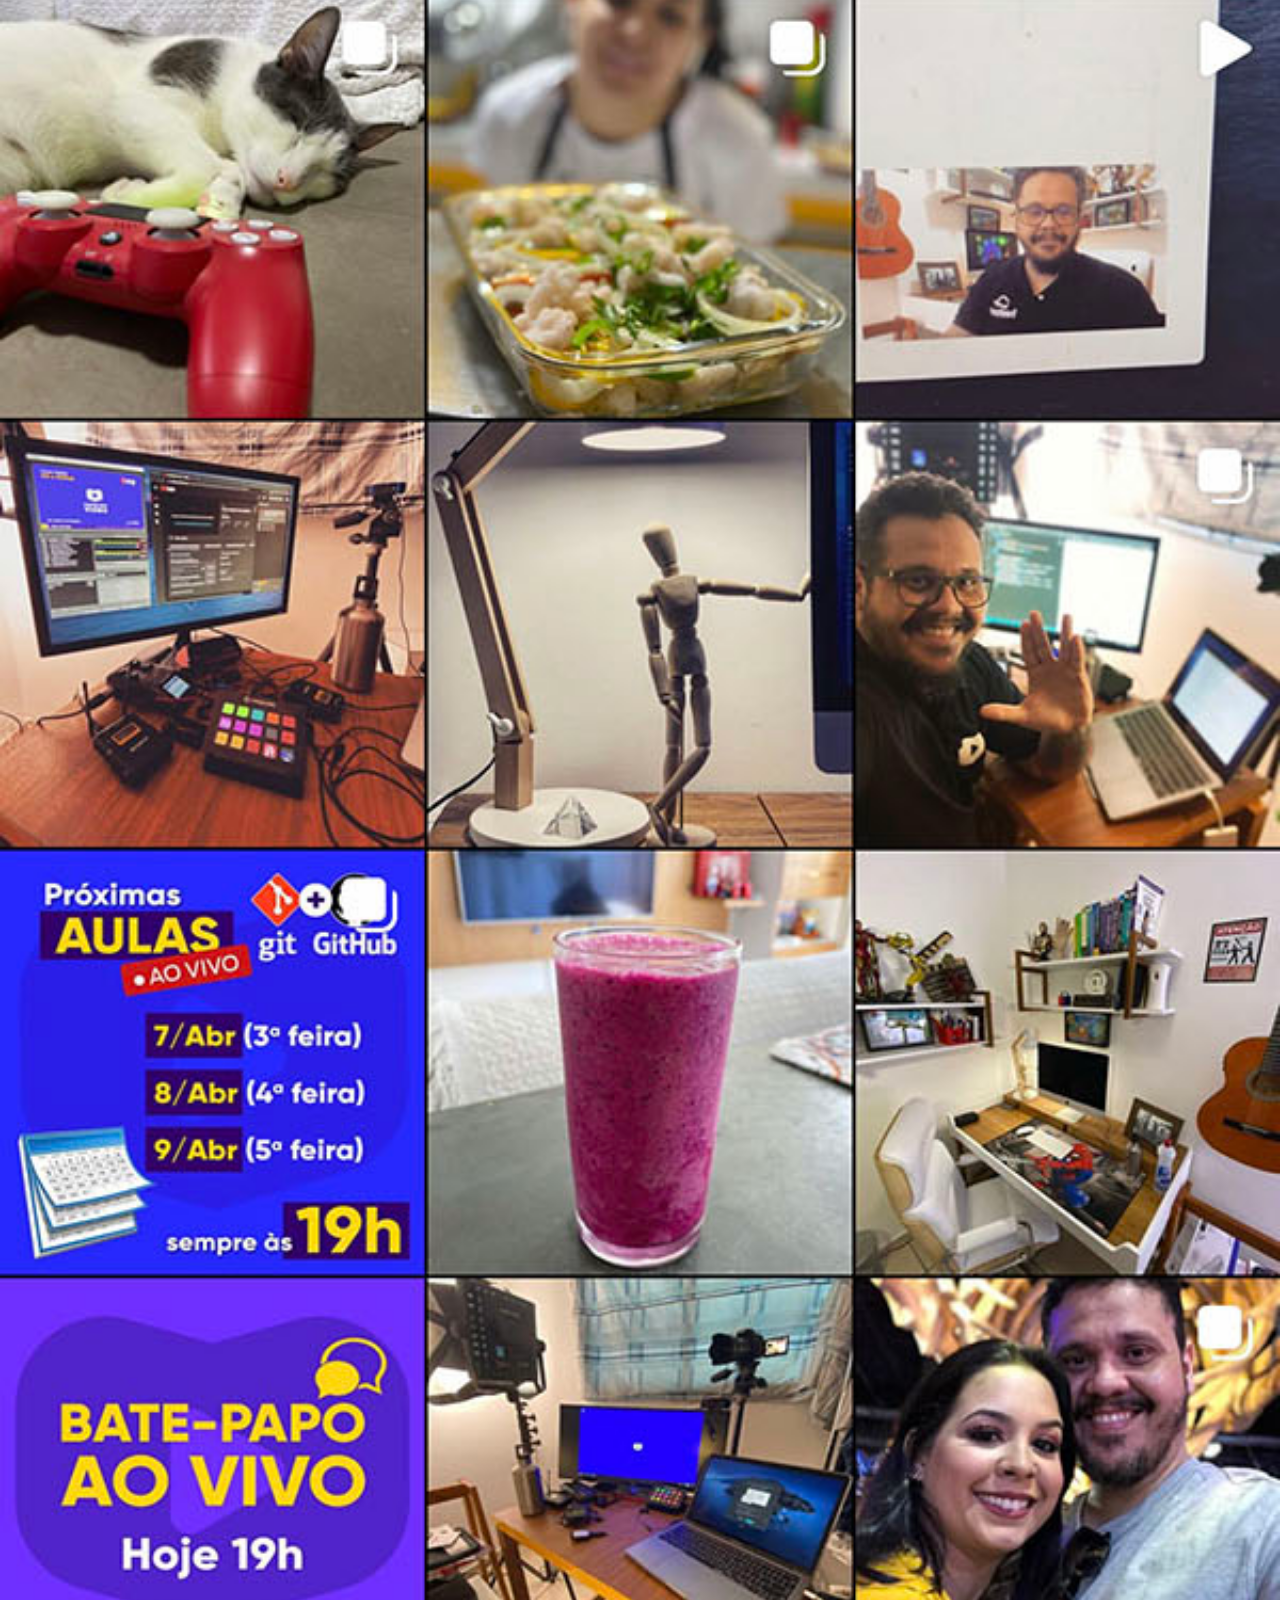
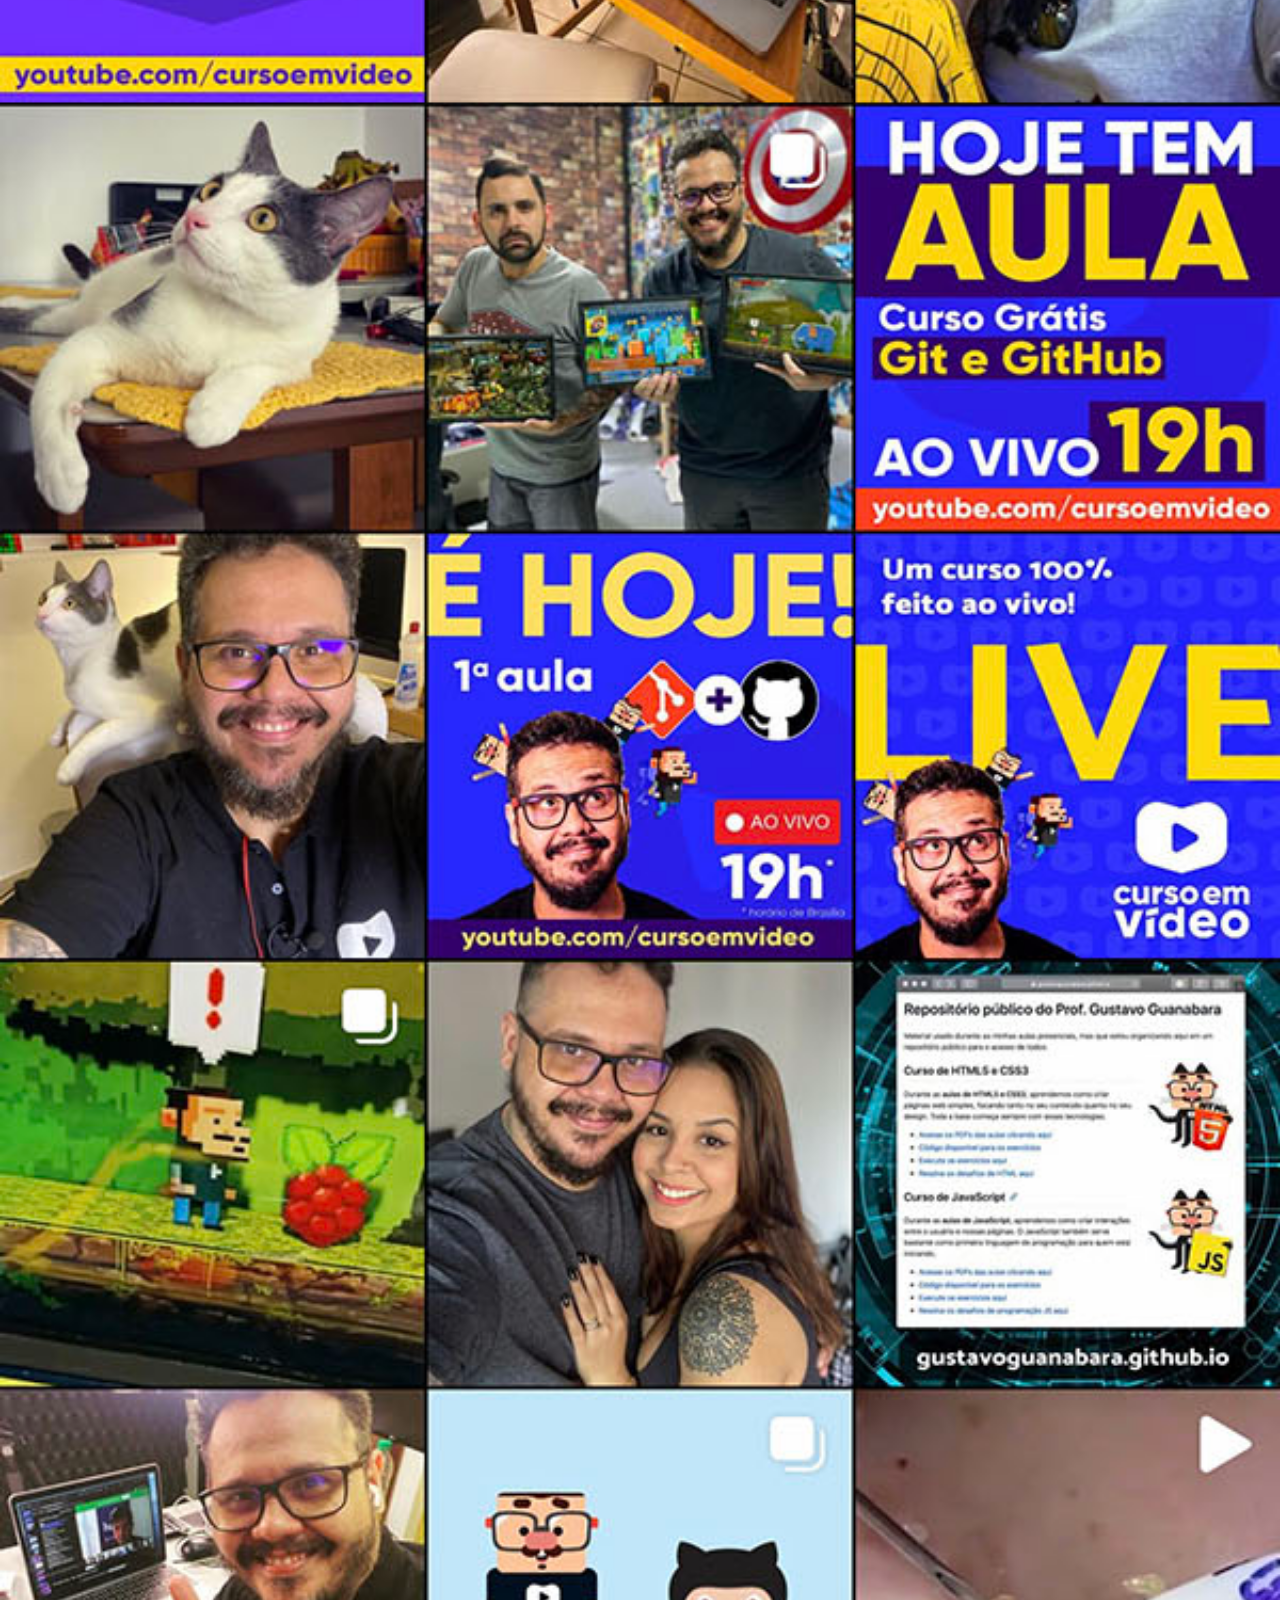
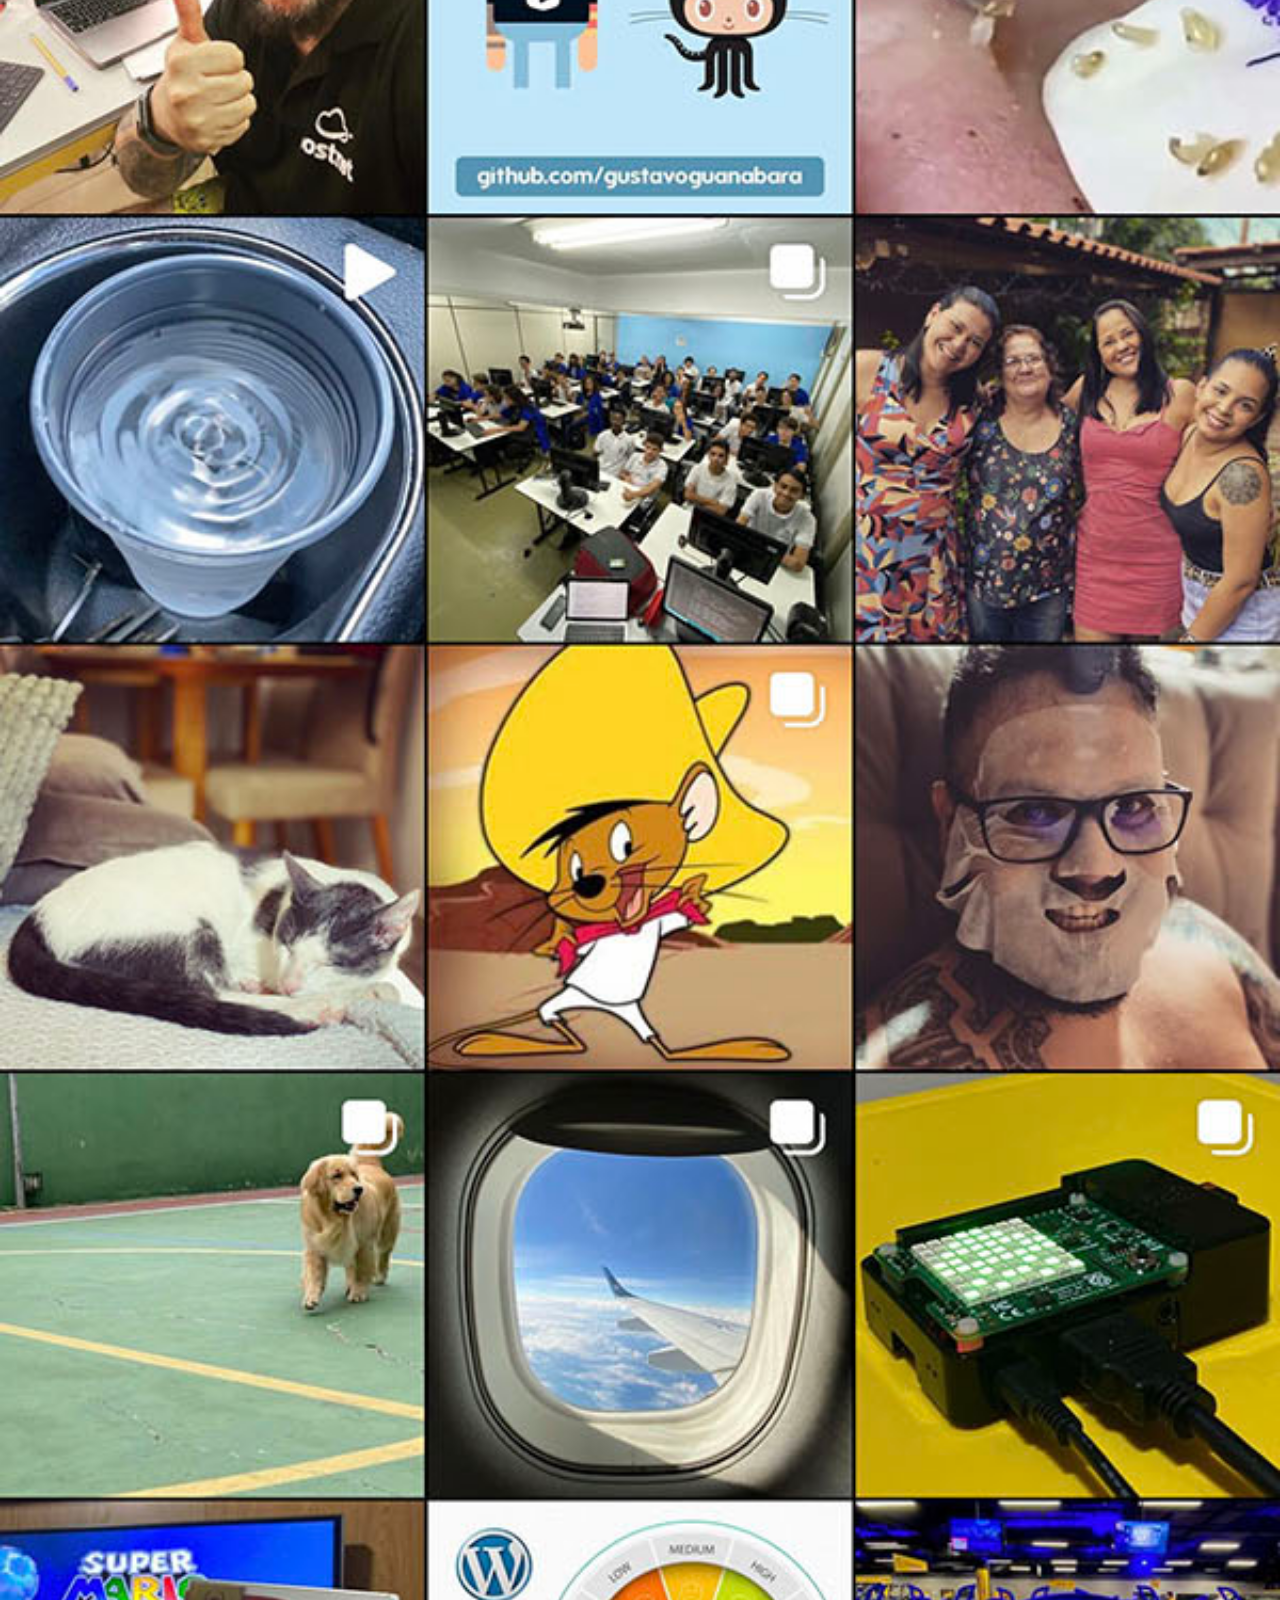
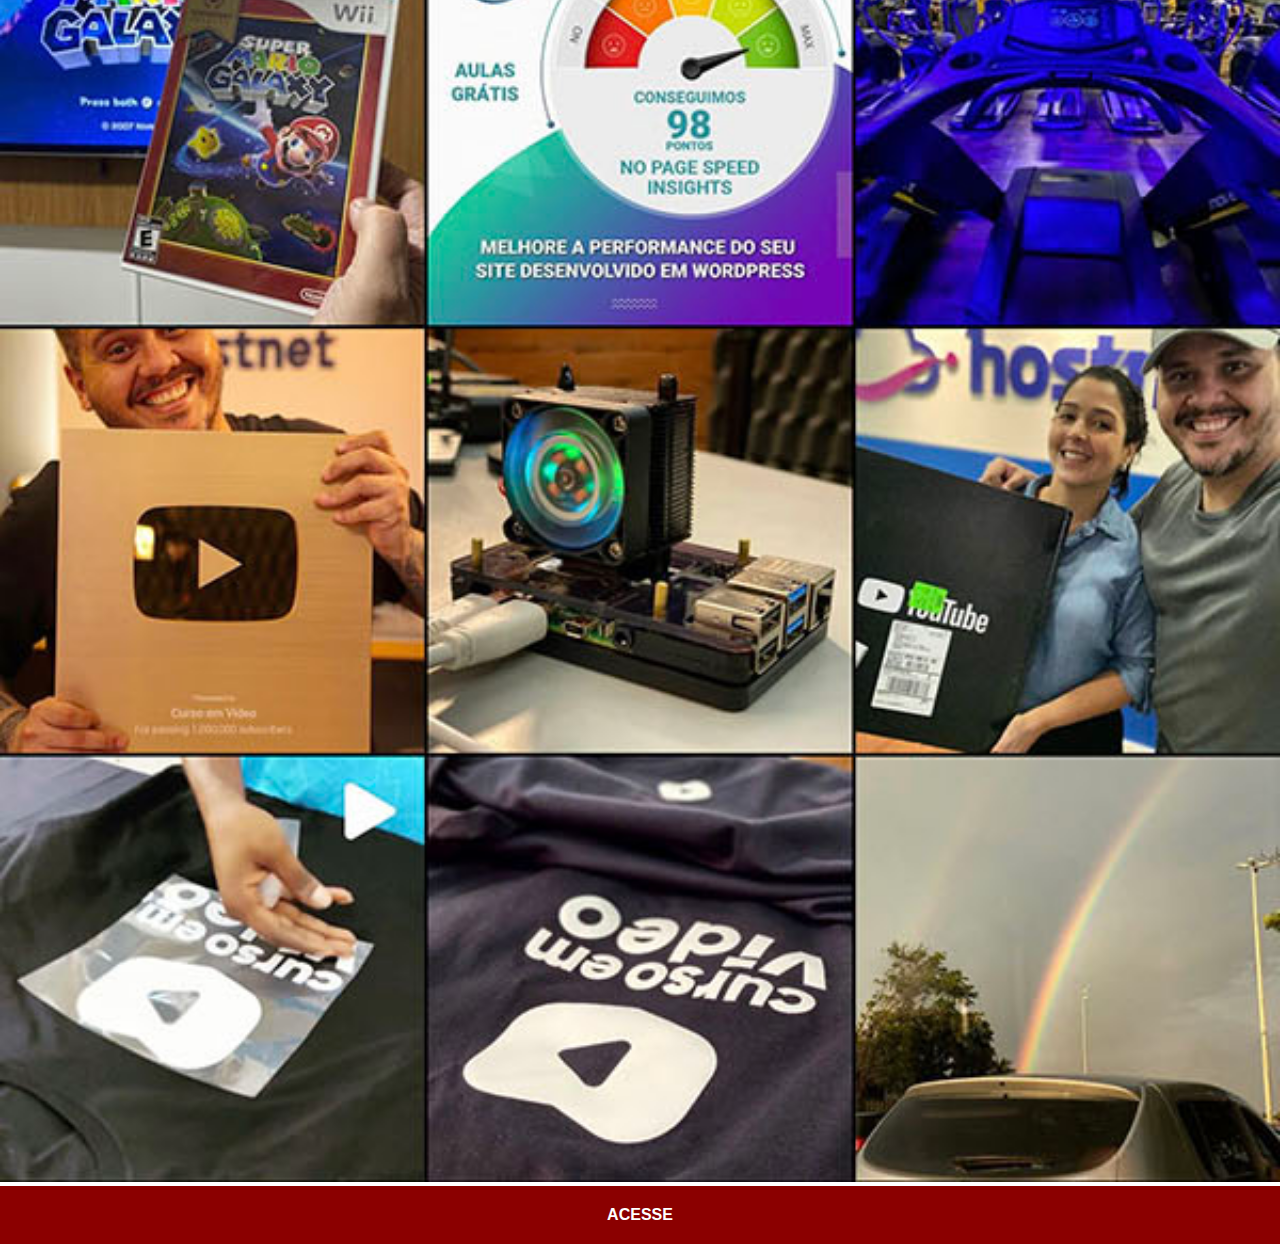
<file: instagram.html>
<!DOCTYPE html>
<html lang="pt-br">
<head>
    <meta charset="UTF-8">
    <meta name="viewport" content="width=device-width, initial-scale=1.0">
    <title>Instagram</title>
    <link rel="stylesheet" href="estilos/social.css">
</head>
<body>
    <img src="imagens/tela-instagram.jpg" alt="Instagram">
    <a href="https://www.instagram.com/gustavoguanabara?utm_source=ig_web_button_share_sheet&igsh=ZDNlZDc0MzIxNw==" target="_blank">ACESSE</a>
</body>
</html>
</file>
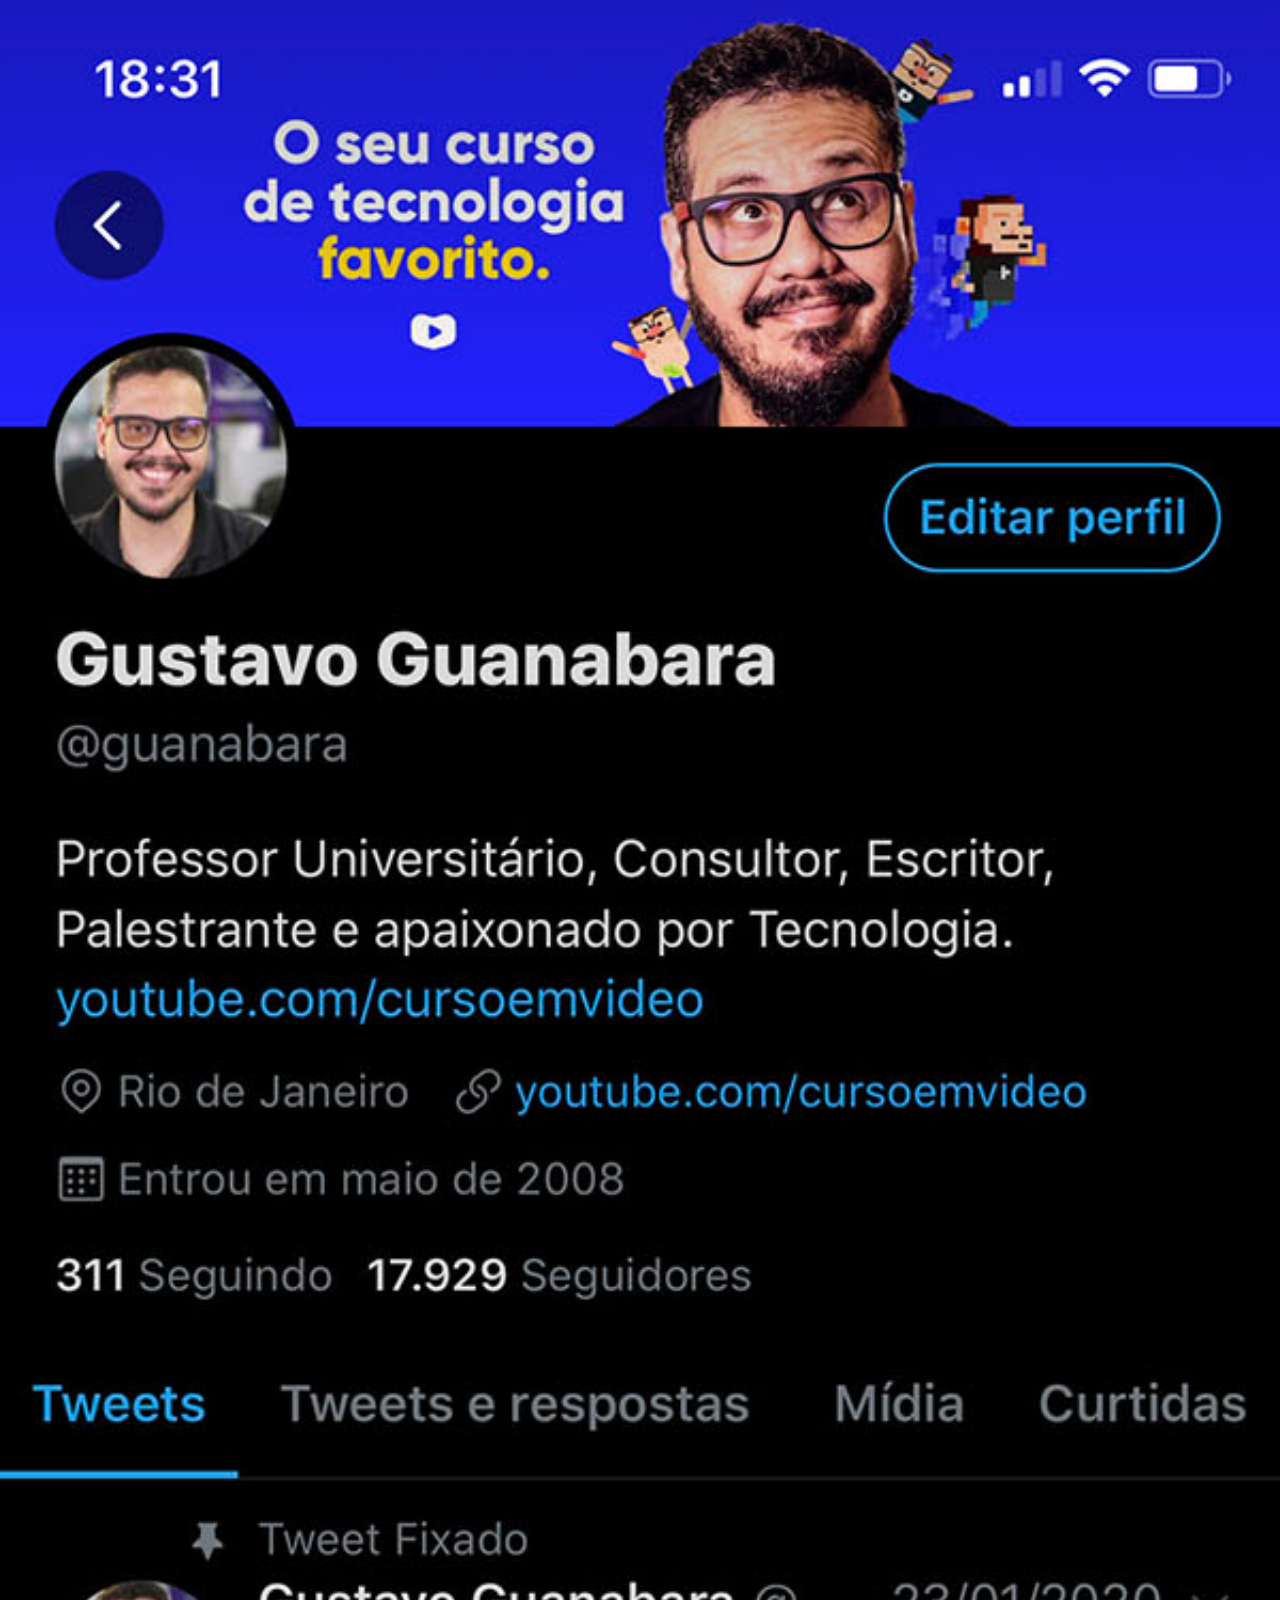
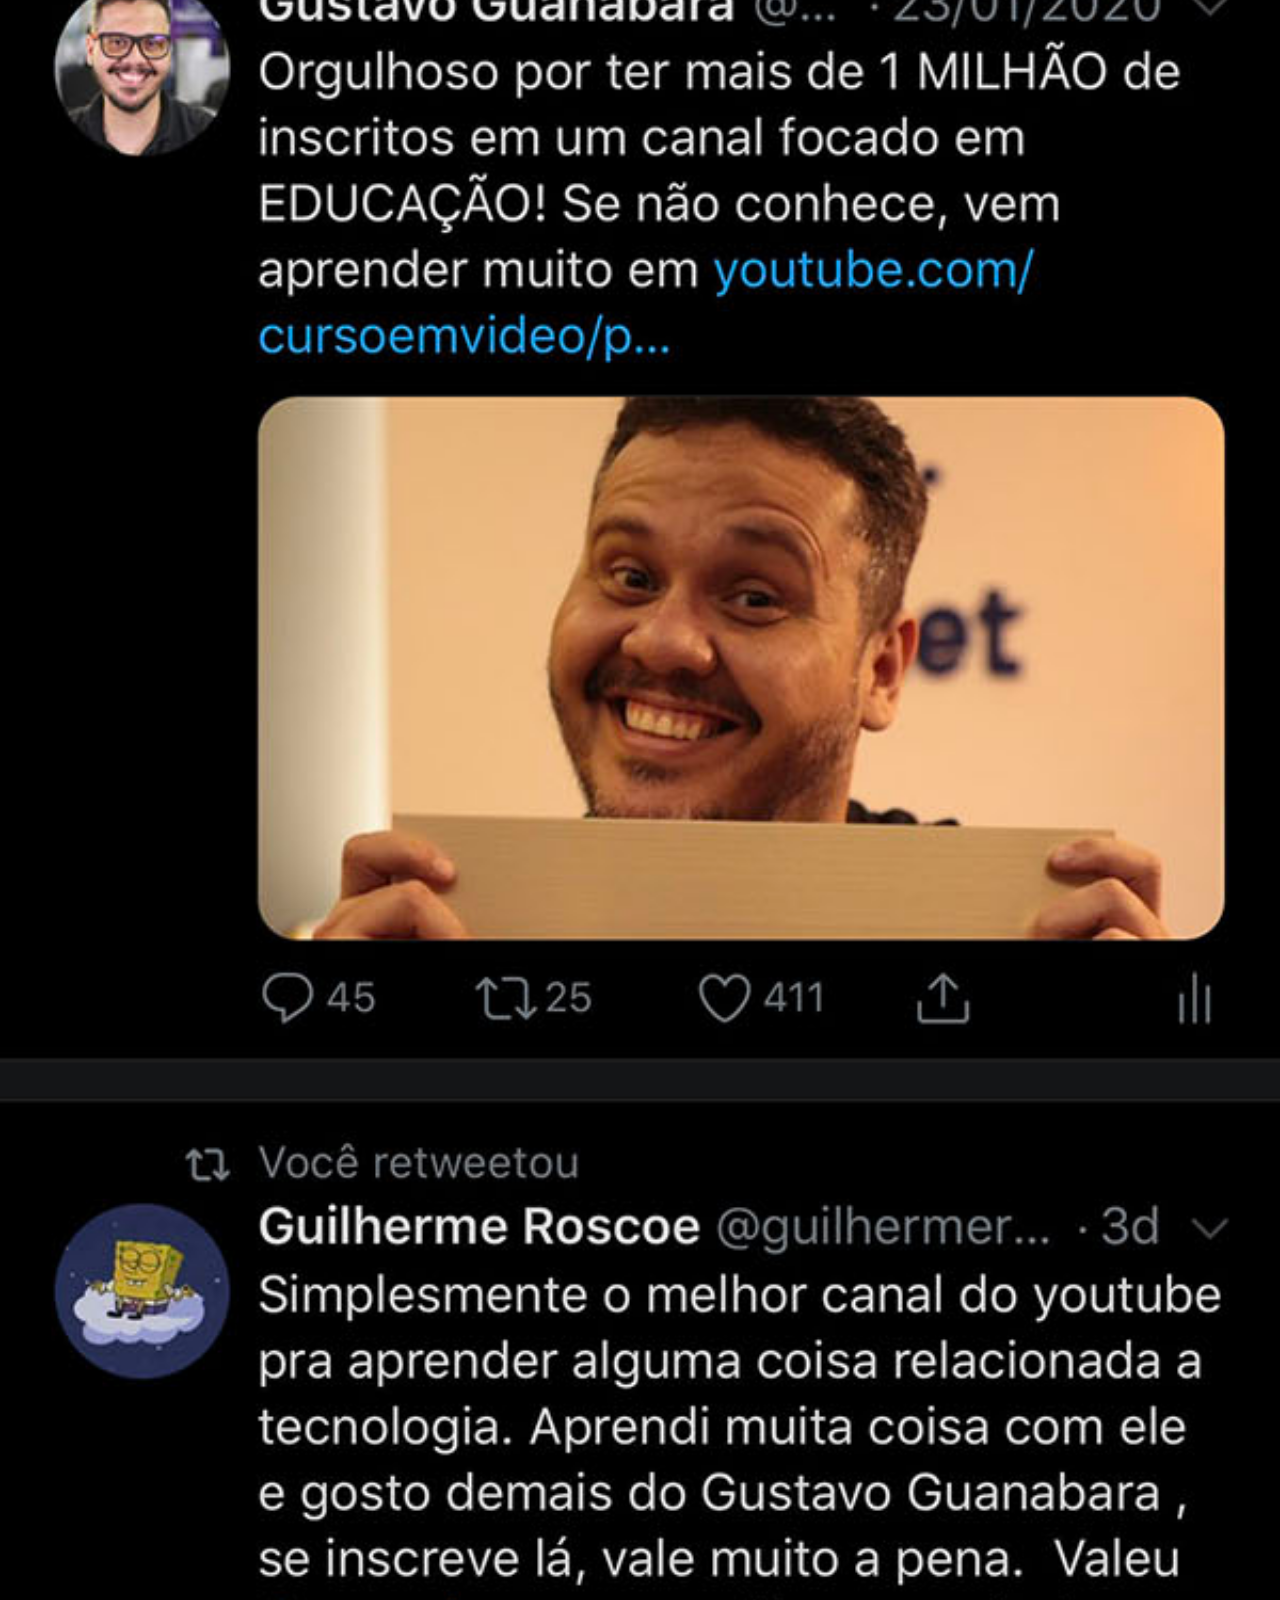
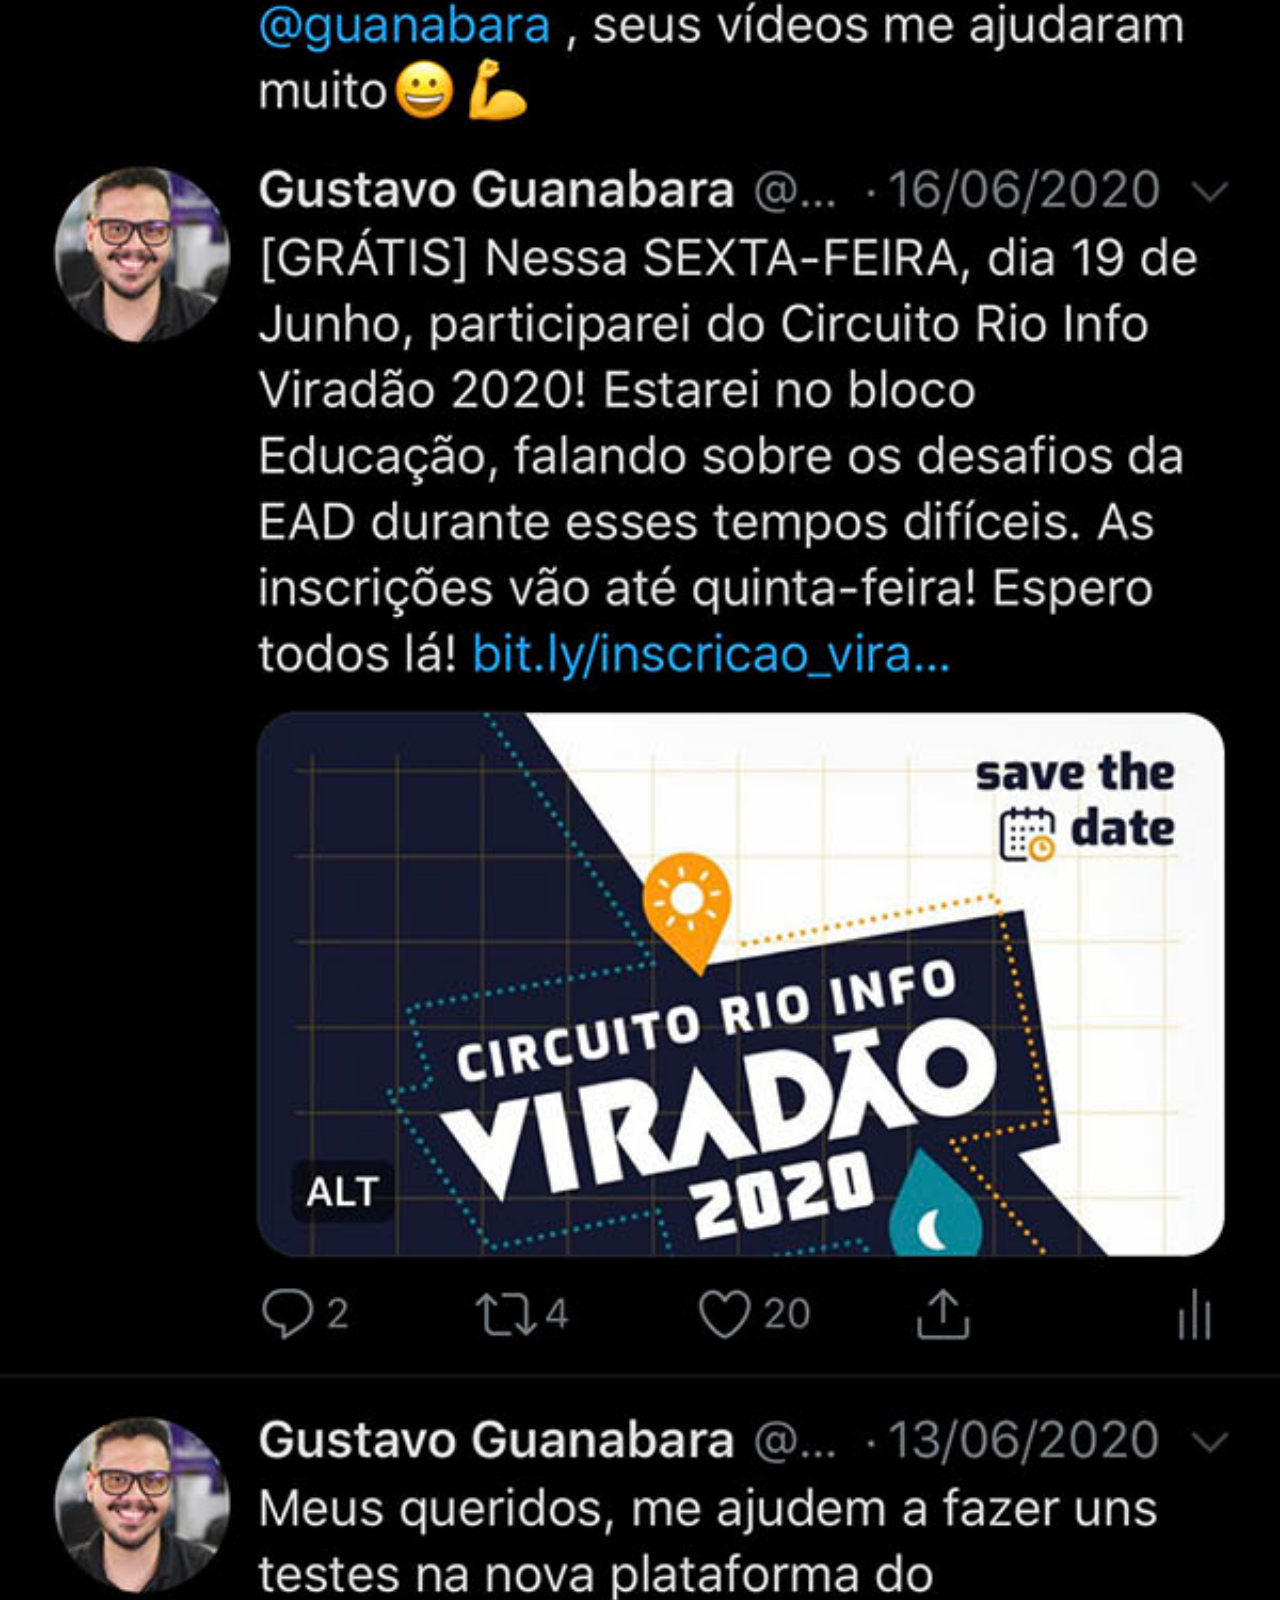
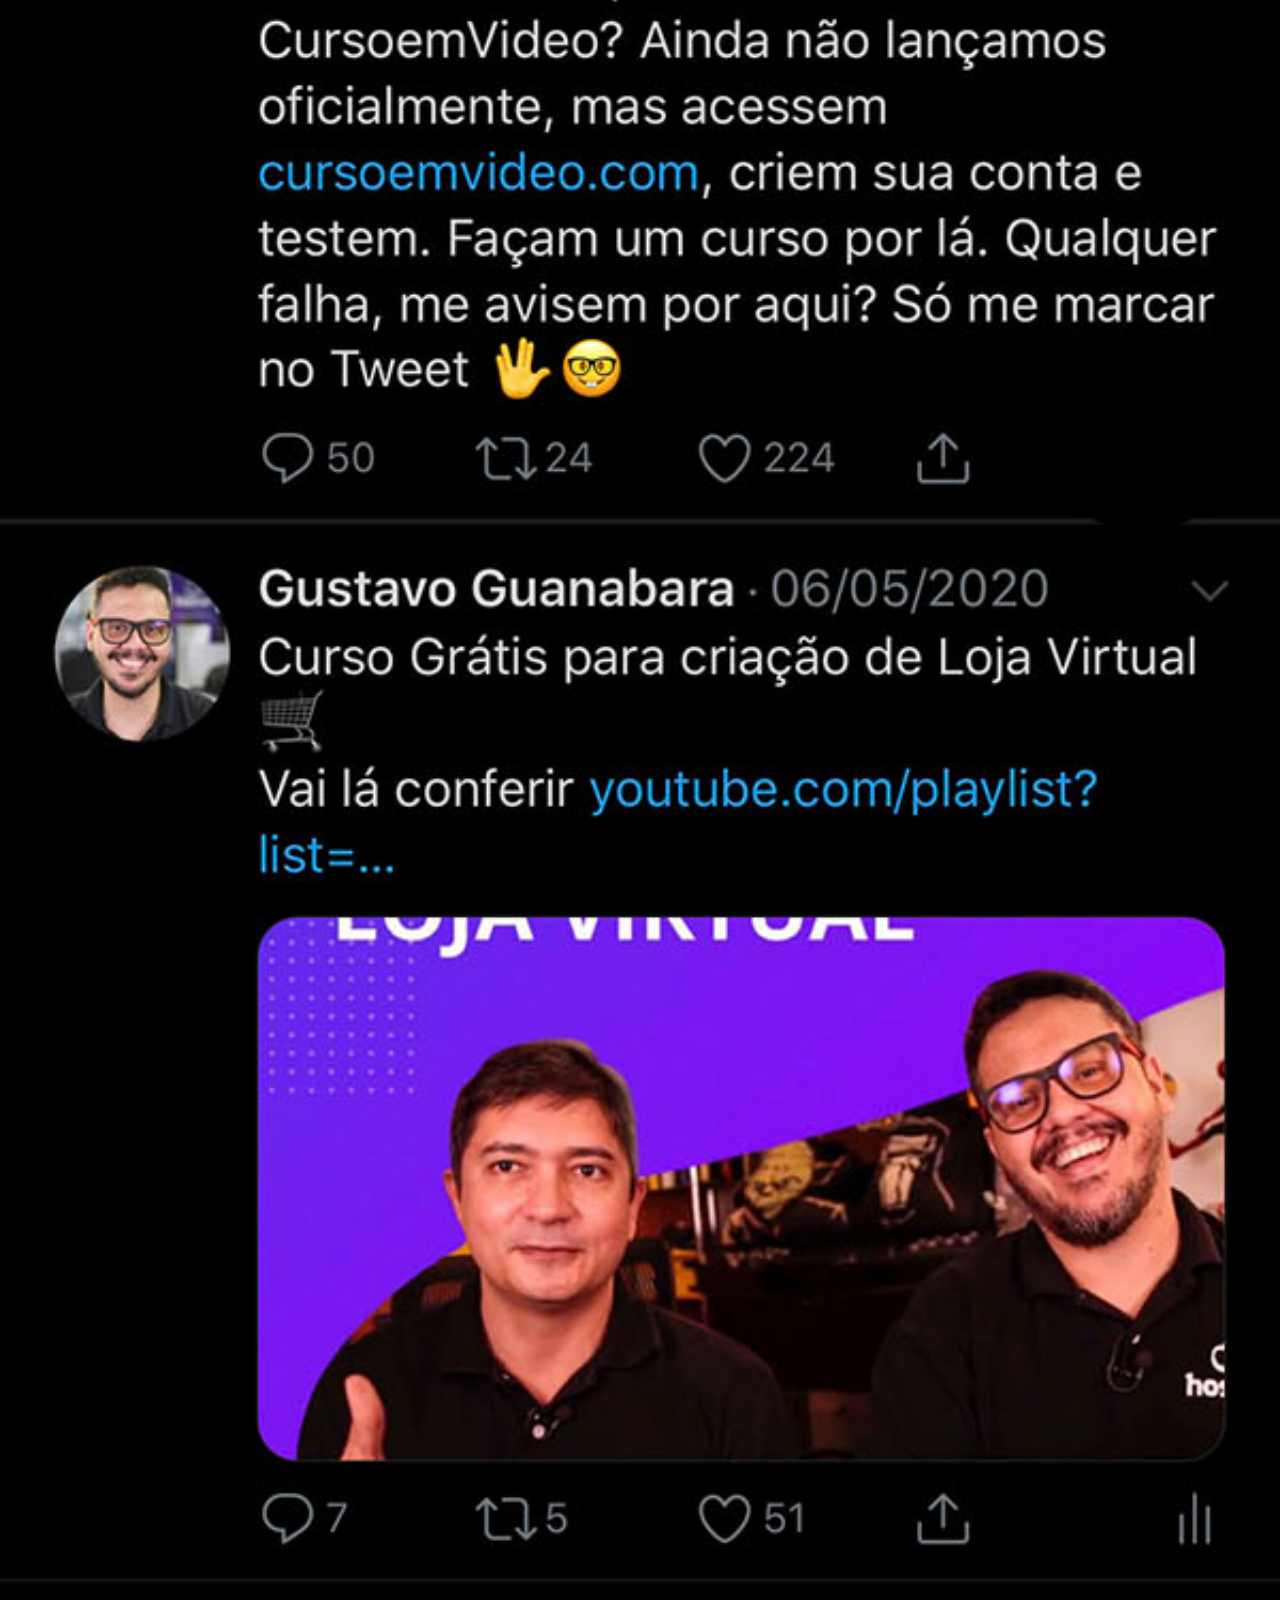
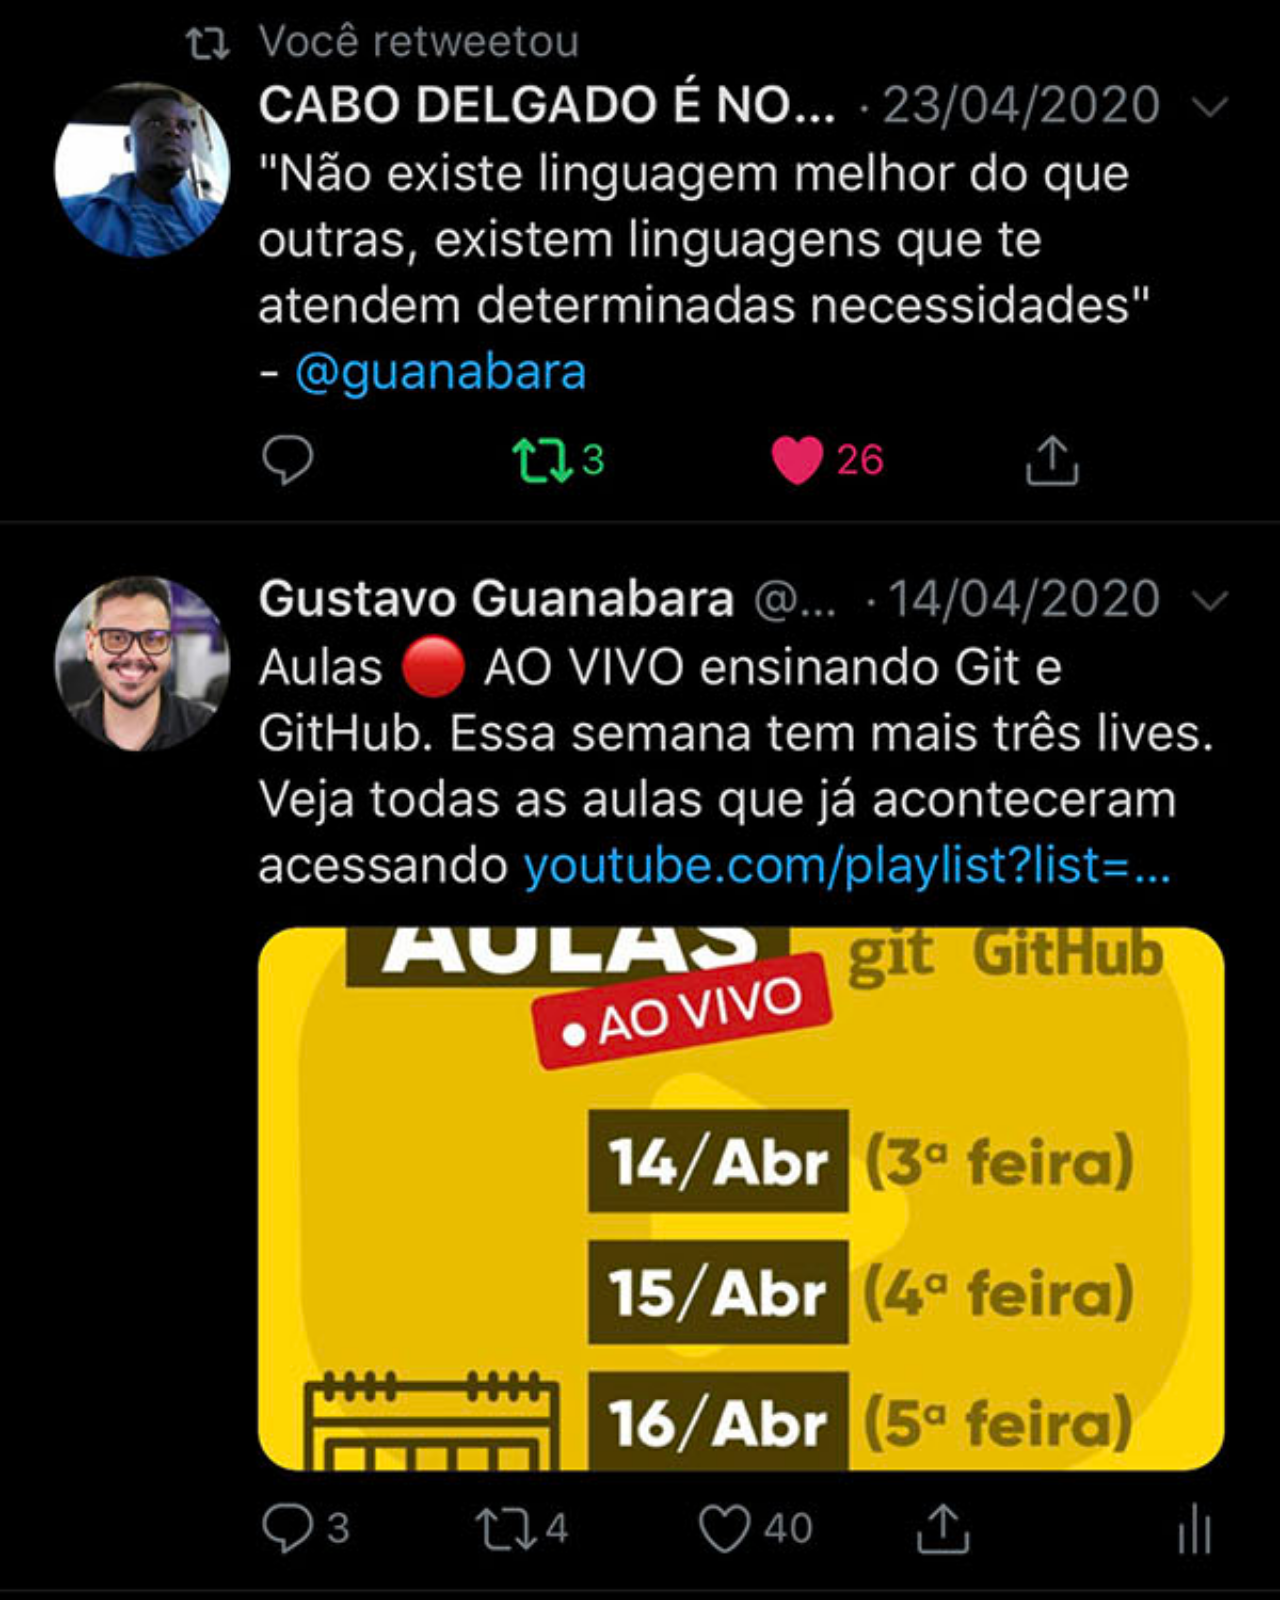
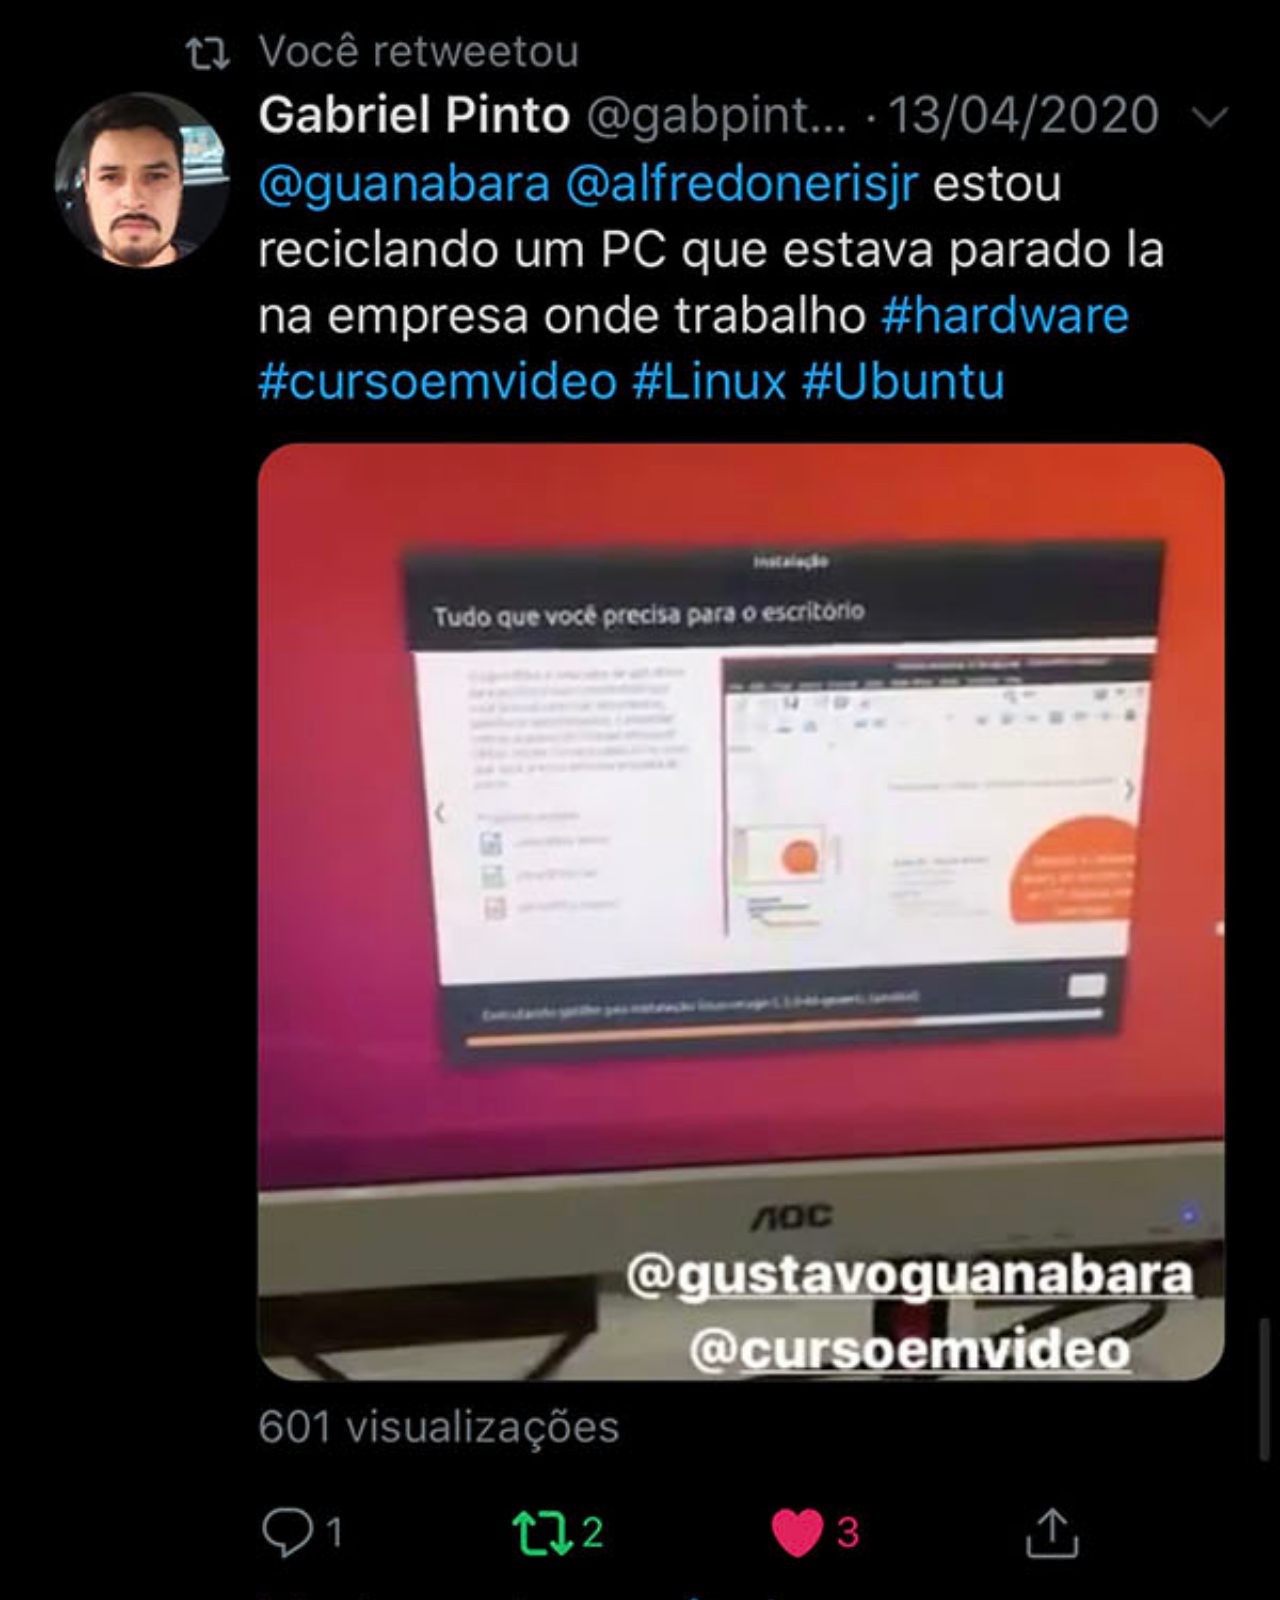
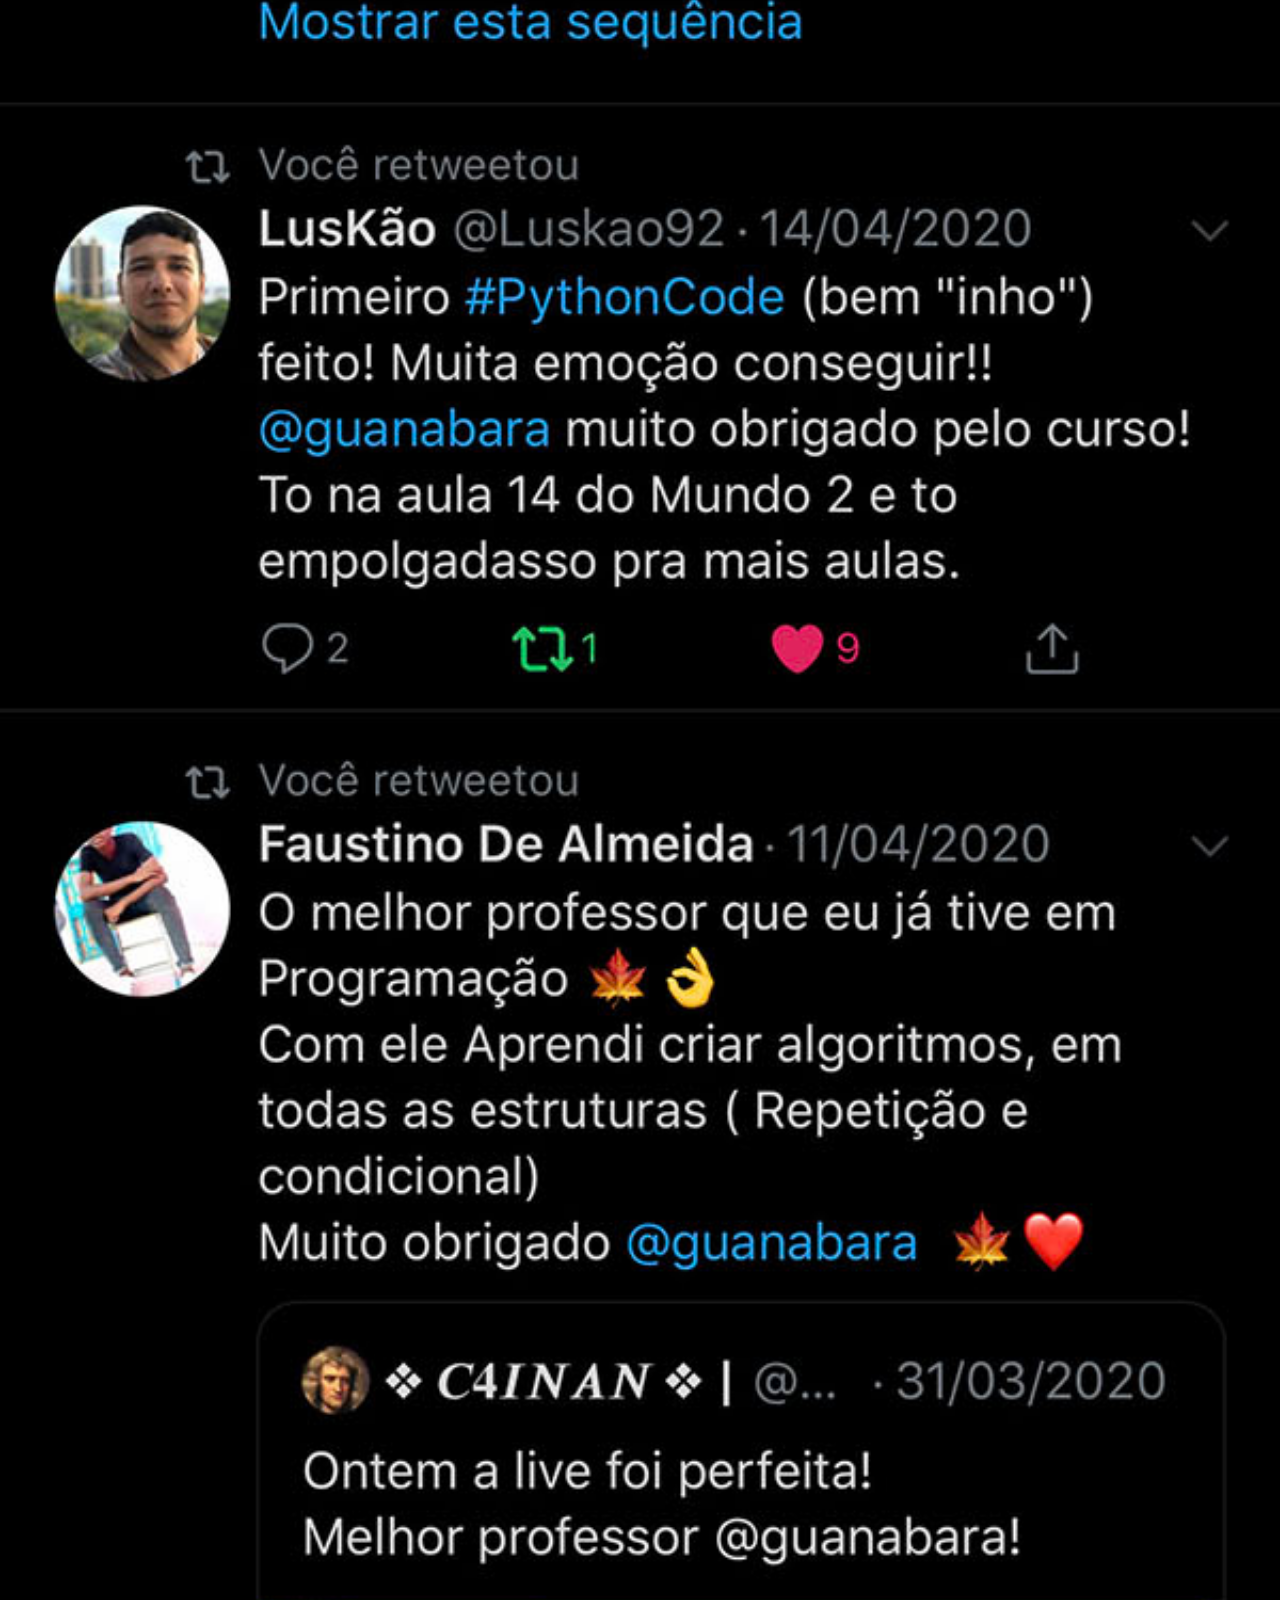
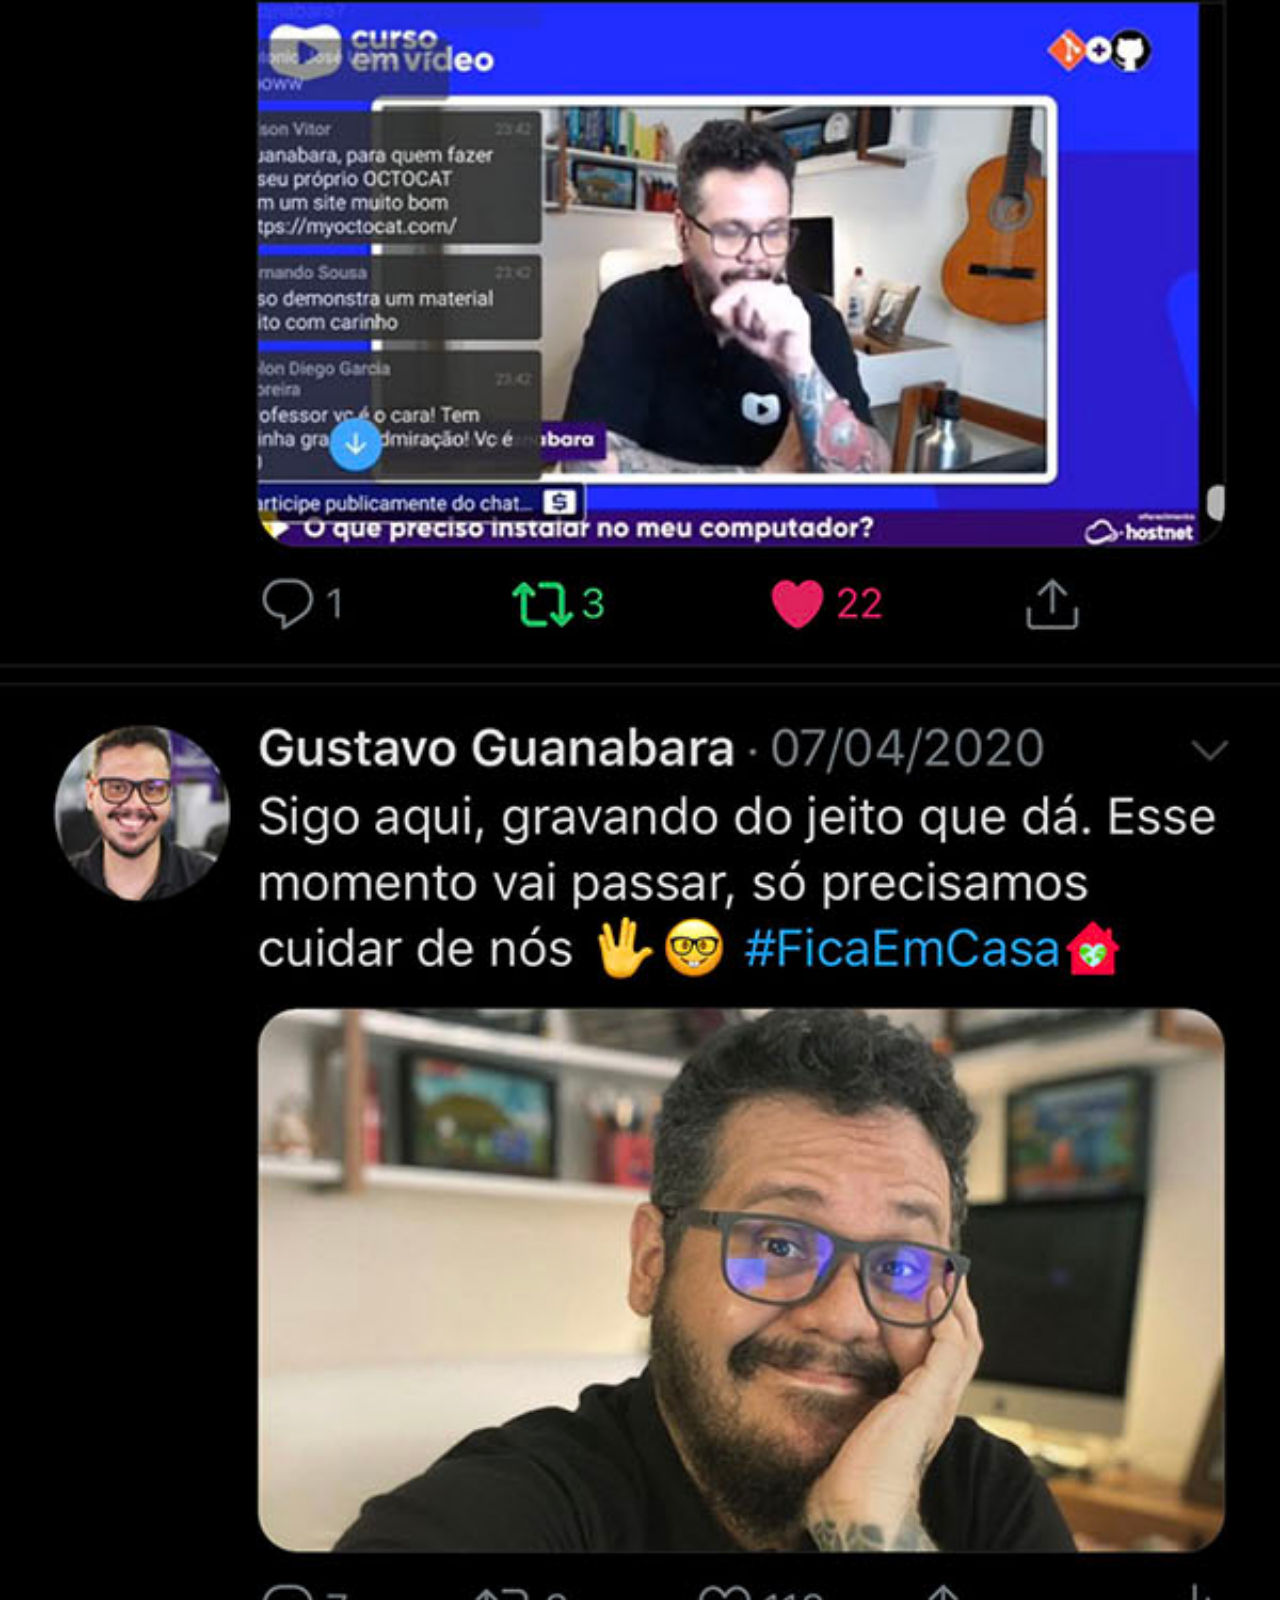
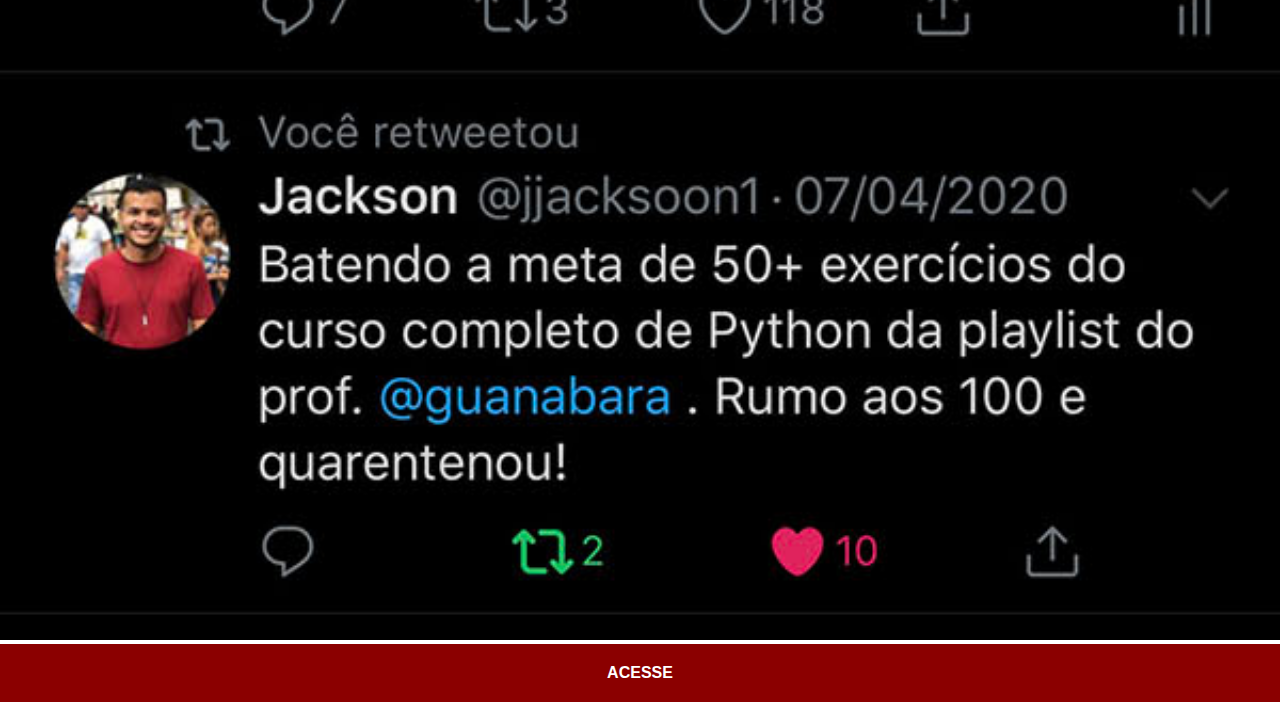
<file: twitter.html>
<!DOCTYPE html>
<html lang="pt-br">
<head>
    <meta charset="UTF-8">
    <meta name="viewport" content="width=device-width, initial-scale=1.0">
    <title>Twitter</title>
    <link rel="stylesheet" href="estilos/social.css">
</head>
<body>
    <img src="imagens/tela-twitter.jpg" alt="Twitter">
    <a href="https://twitter.com/guanabara" target="_blank">ACESSE</a>
</body>
</html>
</file>
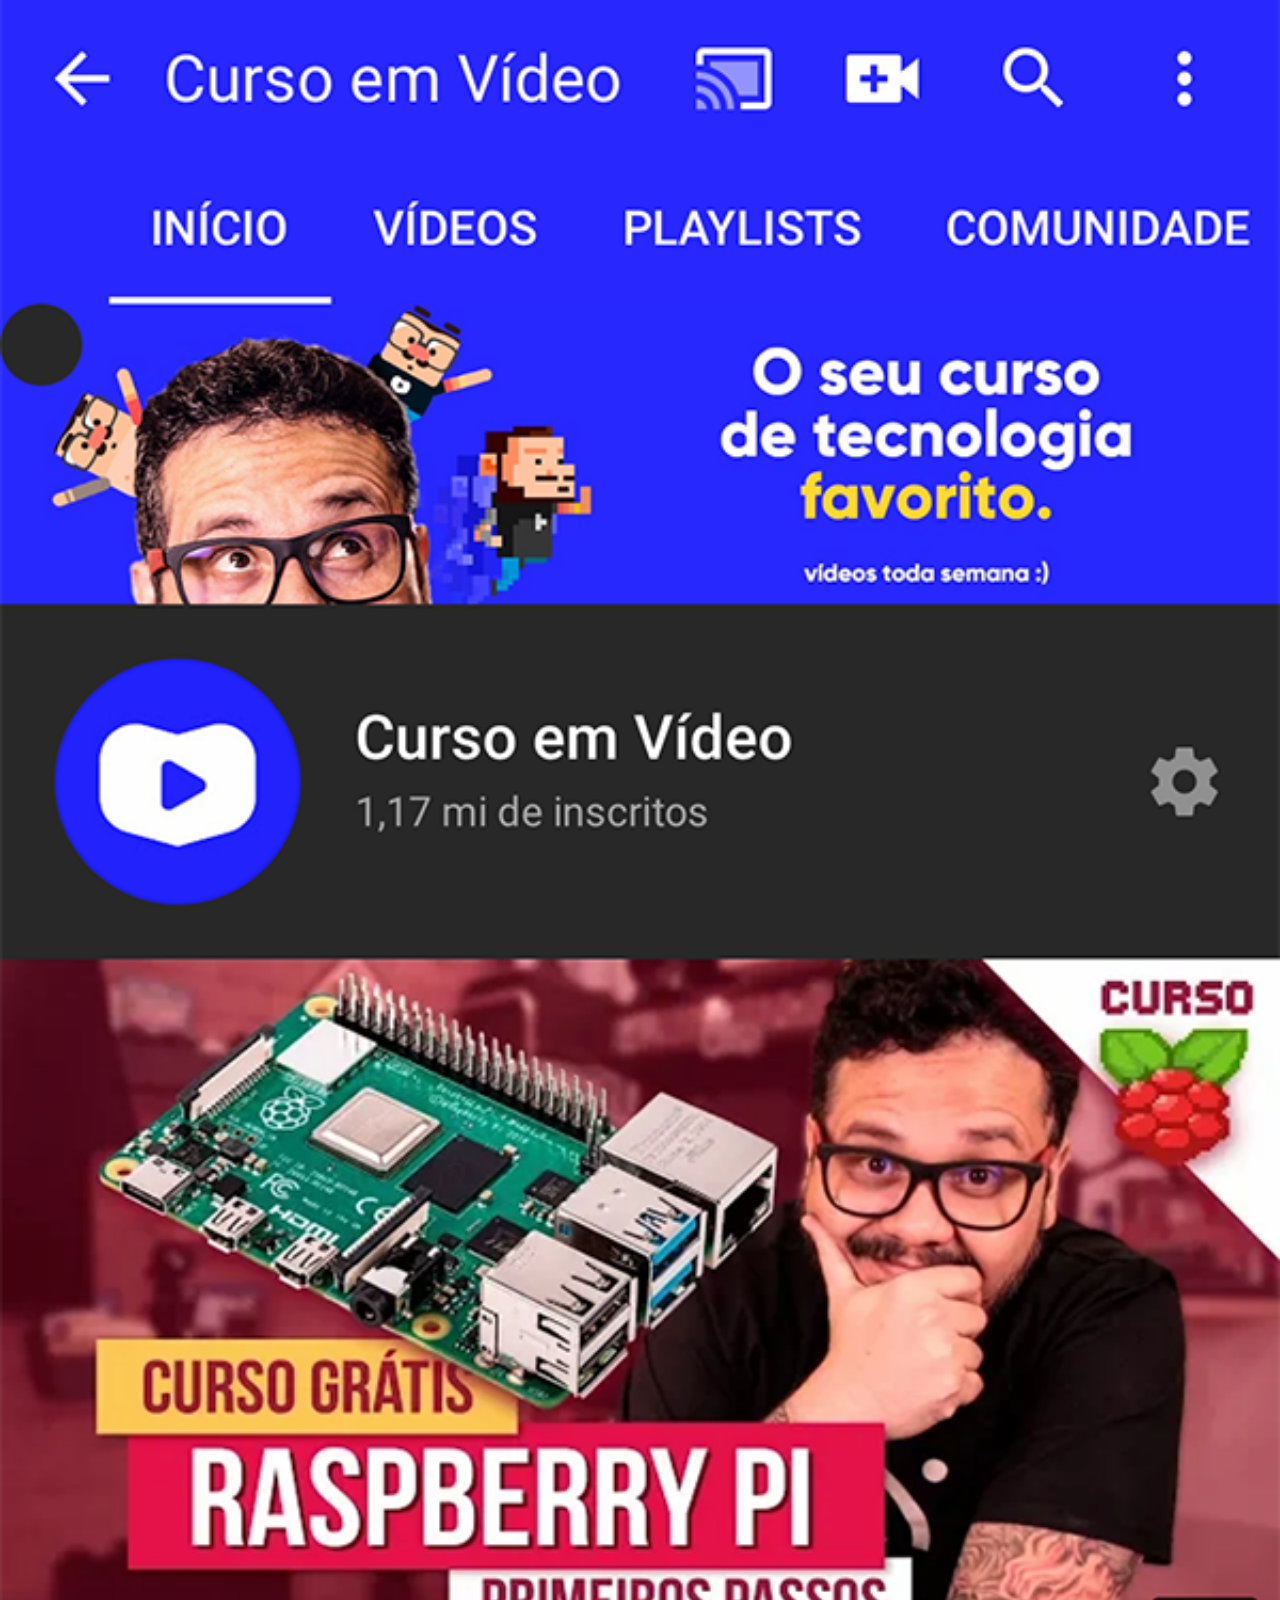
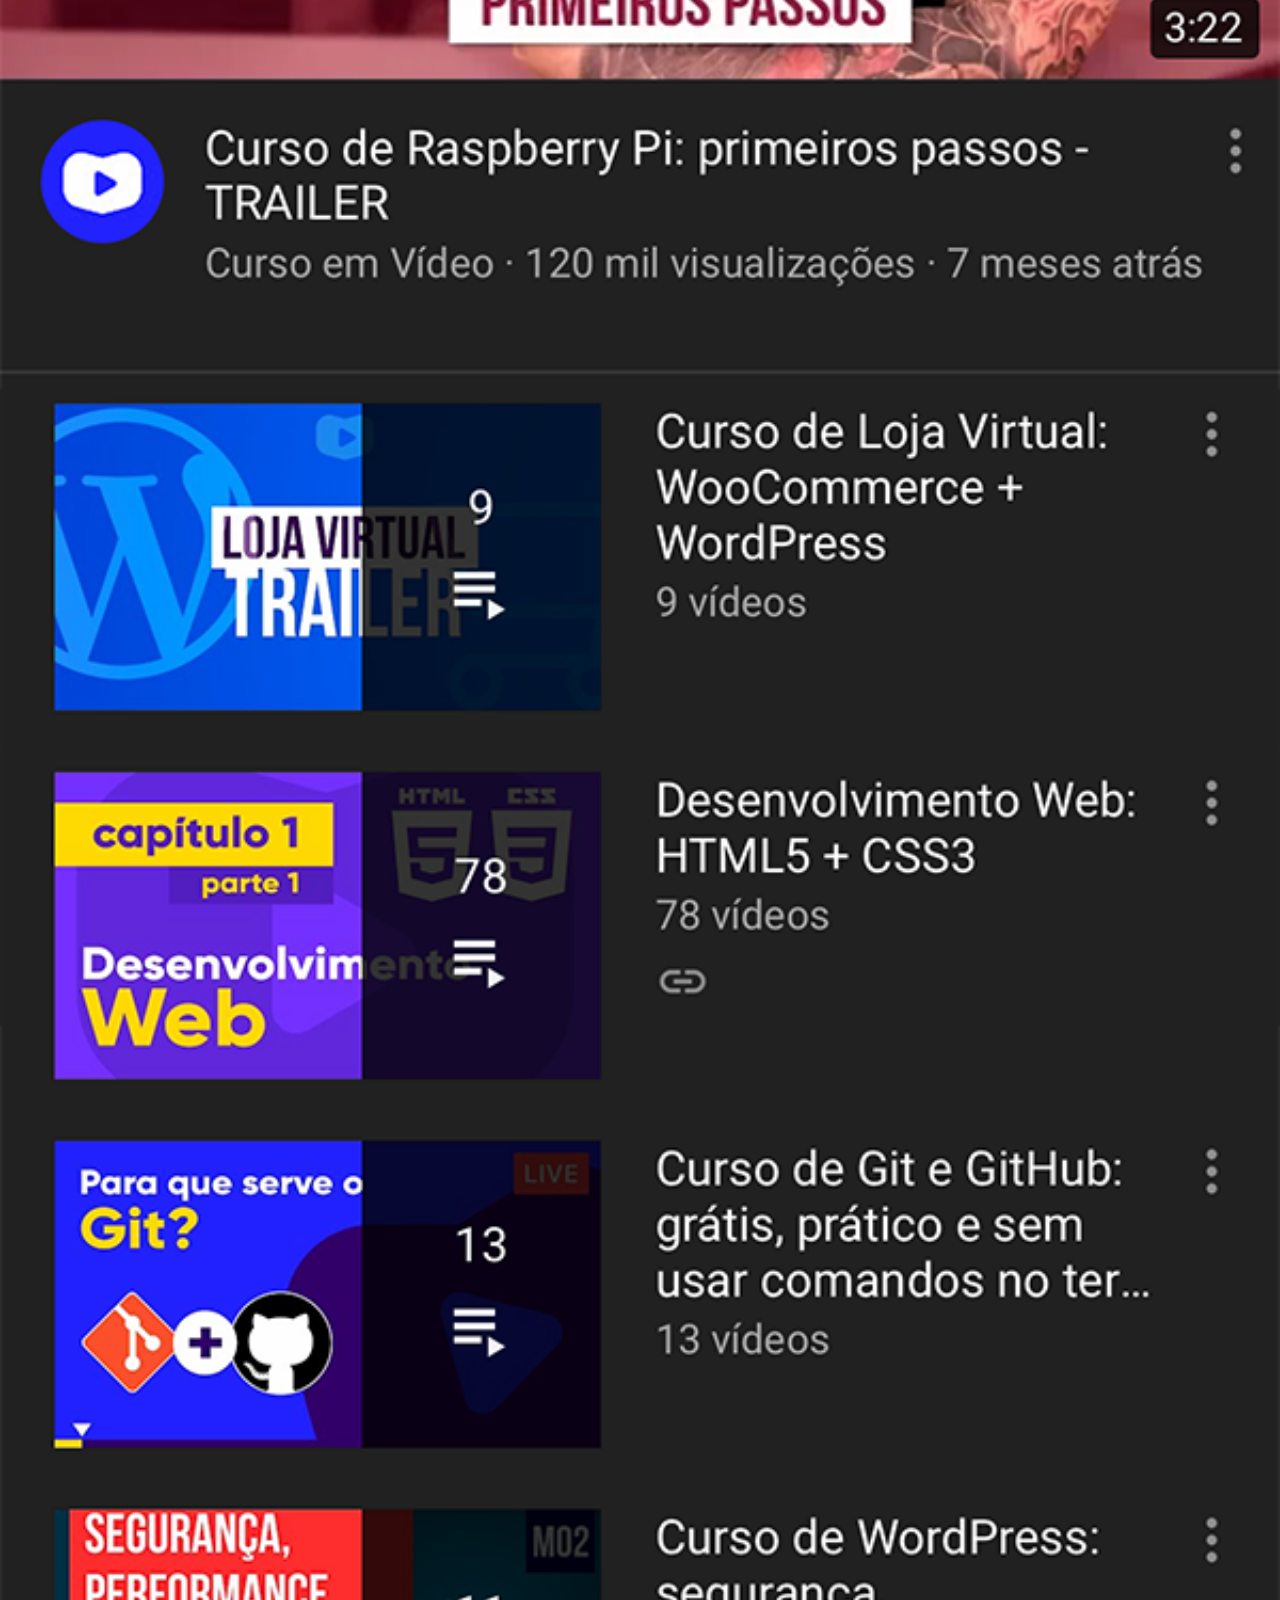
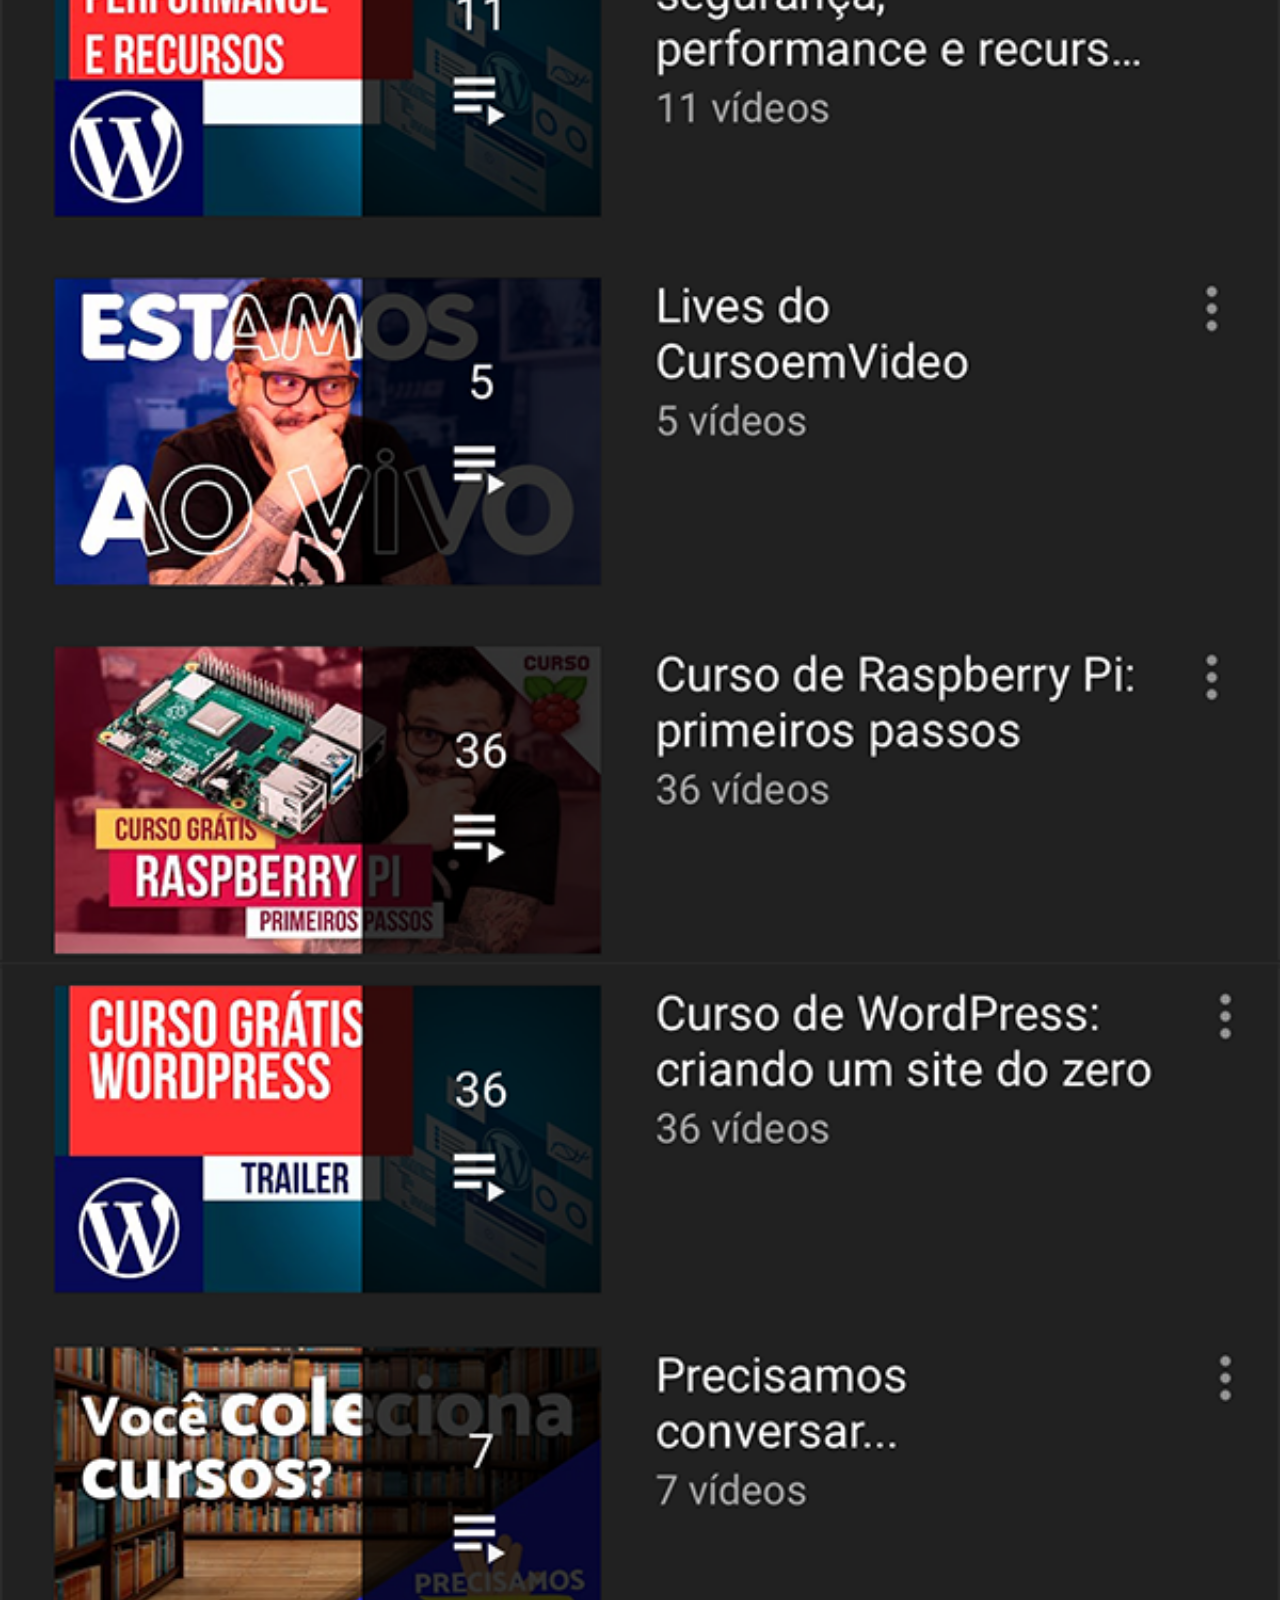
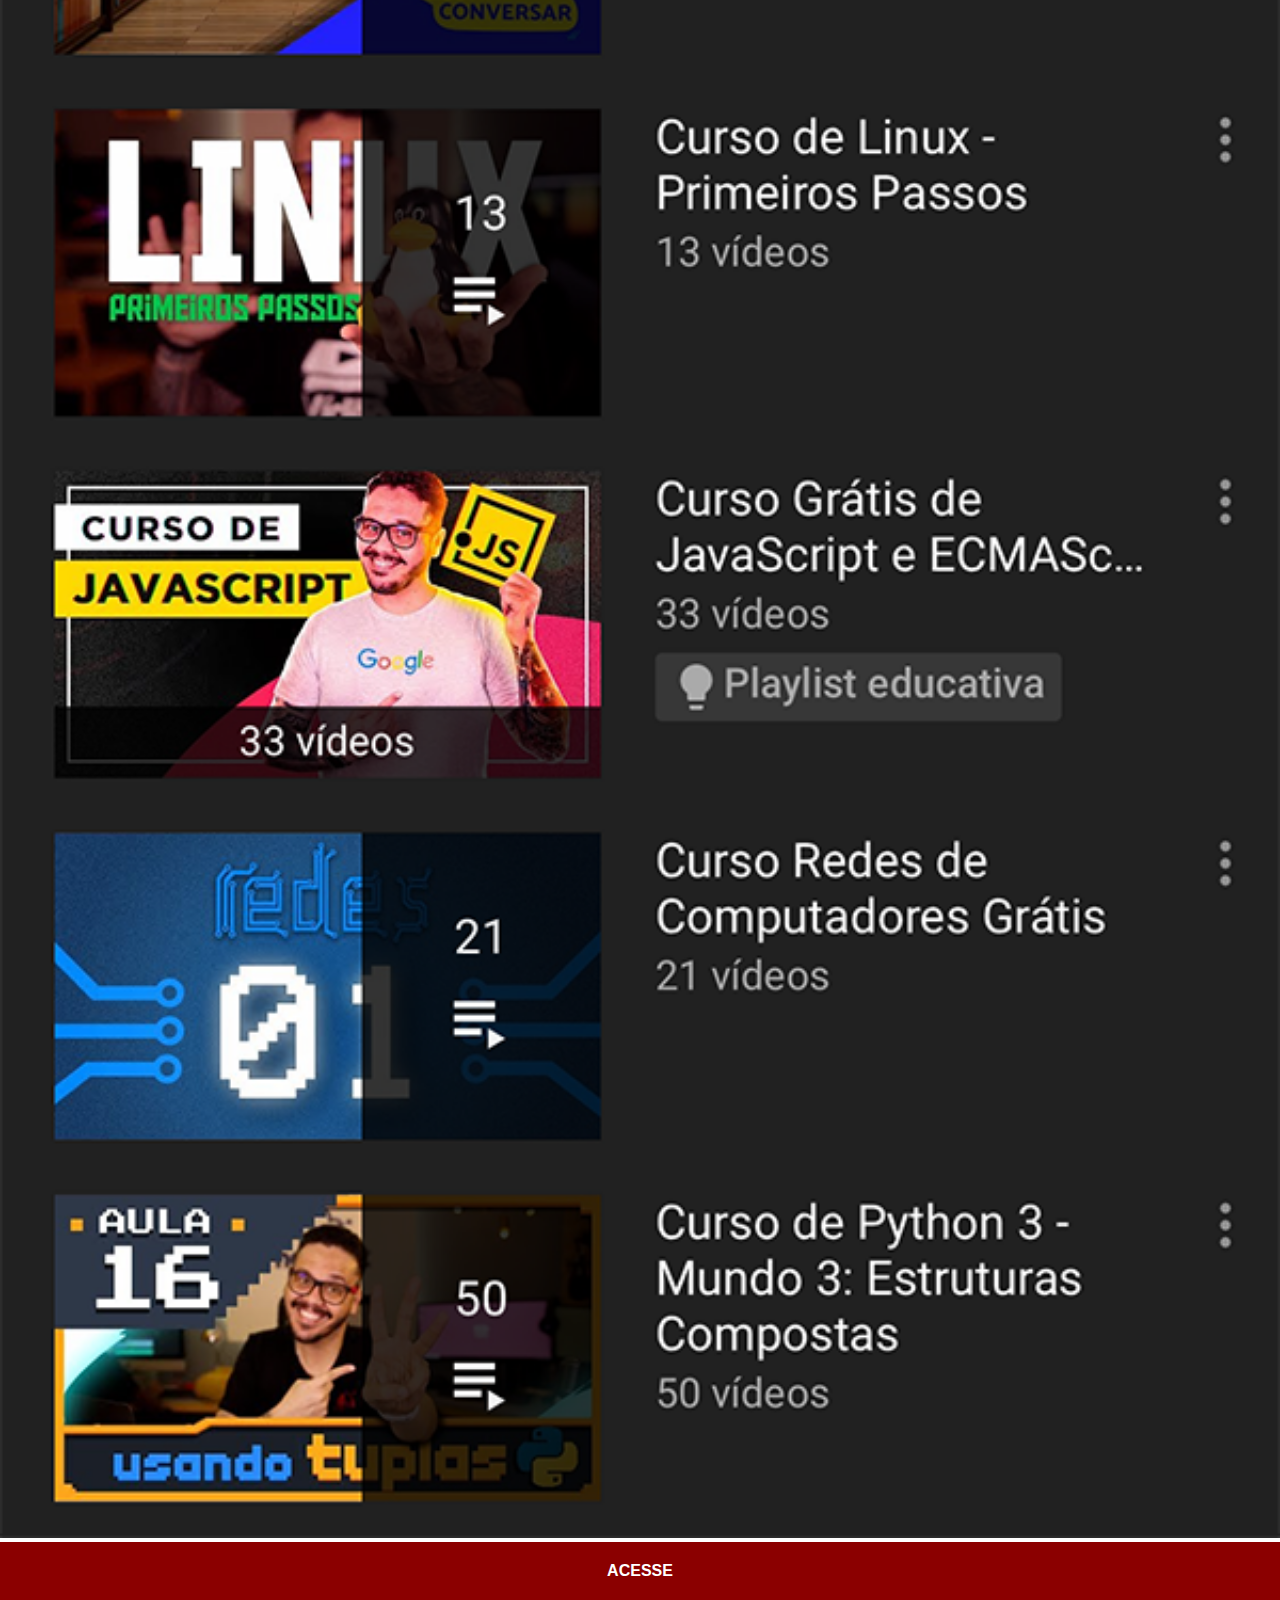
<file: youtube.html>
<!DOCTYPE html>
<html lang="pt-br">
<head>
    <meta charset="UTF-8">
    <meta name="viewport" content="width=device-width, initial-scale=1.0">
    <title>YouTube</title>
    <link rel="stylesheet" href="estilos/social.css">
</head>
<body>
    <img src="imagens/tela-youtube.png" alt="YouTube">
    <a href="https://www.youtube.com/@CursoemVideo/playlists" target="_blank">ACESSE</a>
</body>
</html>
</file>
<file: estilos/style.css>
@charset "UTF-8";
*{
    margin: 0px;
    padding: 0px;
    font-family: Arial, Helvetica, sans-serif;
}
html,body{
    height: 100vh;
    width: 100vw;
    background-color: black;
}
body{
    background: url('../imagens/fundo-madeira.jpg') no-repeat top center;
    background-size: cover;
    background-attachment: fixed;
}

main{
    height: 100vh;
    position: relative;
}

section#telefone{
    position: absolute;
    top: 50%;
    left: 50%;
    transform: translate(-50%,-50%);
    height: 627px;
    width: 311px;
    background: url('../imagens/frame-iphone.png') no-repeat;
}
iframe#tela{
    position: relative;
    top:81px;
    left: 22px;
    width: 267px;
    height: 471px;
}
section#redes-sociais{
    text-align: right;
}
section#redes-sociais > a > img {
    width: 50px;
    margin: 11px;
    border-radius: 50%;
    box-shadow: 2px 2px 5px rgba(0, 0, 0, 0.603);
    box-sizing: border-box;
}
section#redes-sociais img:hover {
    border: 2px solid rgba(255, 255, 255, 0.767);
    transform: translate(-4px,-4px);
    box-shadow: 5px 5px 10px rgba(0, 0, 0, 0.589);
    transition: transform .4s;

}
</file>
<file: estilos/social.css>
@charset "UTF-8";
*{
    margin: 0px;
    padding: 0px;
    font-family: Arial, Helvetica, sans-serif;
}

::-webkit-scrollbar{
    width: 0px;
    height: 0px;
}
img{
    width: 100vw;

}
a{
    text-align: center;
    display: block;
    background-color: darkred;
    color: white;
    padding: 20px;
    font-weight: bolder;
    text-decoration: none;
}

a:hover{
    background-color: red;
}
</file>
